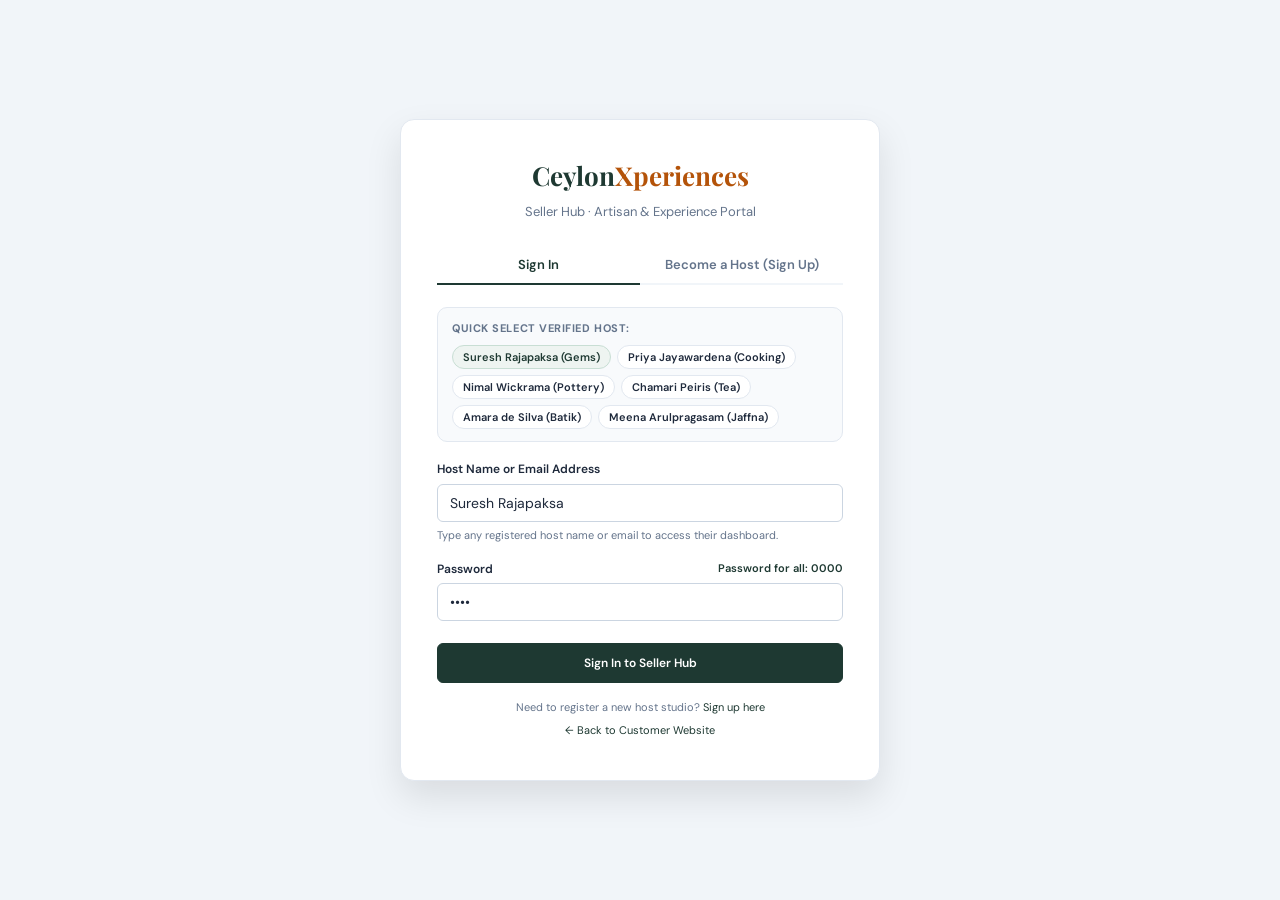
<file: business.html>
<!DOCTYPE html>
<html lang="en">
<head>
<meta charset="utf-8">
<meta name="viewport" content="width=device-width, initial-scale=1">
<title>Seller Hub · CeylonXperiences</title>
<link rel="preconnect" href="https://fonts.googleapis.com">
<link rel="preconnect" href="https://fonts.gstatic.com" crossorigin>
<link href="https://fonts.googleapis.com/css2?family=DM+Sans:ital,opsz,wght@0,9..40,400;0,9..40,500;0,9..40,600;0,9..40,700;1,9..40,400&family=Playfair+Display:ital,wght@0,600;0,700;1,400&display=swap" rel="stylesheet">
<style>
:root {
  --ink: #1e293b;
  --ink-secondary: #475569;
  --muted: #64748b;
  --line: #e2e8f0;
  --line-light: #f1f5f9;
  --bg: #f8fafc;
  --card: #ffffff;
  --accent: #1e3932;
  --accent-hover: #142823;
  --accent-light: #eef4f1;
  --accent-border: #c8ded4;
  --fiverr-green: #1dbf73;
  --fiverr-green-light: #e8f9f1;
  --gold: #b45309;
  --gold-light: #fef3c7;
  --gold-border: #fde68a;
  --red: #b91c1c;
  --red-light: #fef2f2;
  --shadow-sm: 0 1px 2px rgba(0,0,0,0.05);
  --shadow: 0 4px 16px rgba(0,0,0,0.06), 0 1px 3px rgba(0,0,0,0.04);
  --shadow-lg: 0 16px 36px rgba(0,0,0,0.1);
  --radius-sm: 6px;
  --radius: 10px;
  --radius-lg: 14px;
}
* { box-sizing: border-box; }
body {
  margin: 0;
  font: 14px/1.55 'DM Sans', -apple-system, BlinkMacSystemFont, 'Segoe UI', sans-serif;
  color: var(--ink);
  background: var(--bg);
  -webkit-font-smoothing: antialiased;
}
button, input, select, textarea { font-family: inherit; font-size: inherit; }
button { cursor: pointer; }
a { color: var(--accent); text-decoration: none; }
a:hover { text-decoration: underline; }
.hidden { display: none !important; }

/* SHELL LAYOUT */
.shell {
  display: grid;
  grid-template-columns: 260px 1fr;
  min-height: 100vh;
}
.sidebar {
  background: #ffffff;
  border-right: 1px solid var(--line);
  padding: 24px 16px;
  position: sticky;
  top: 0;
  height: 100vh;
  display: flex;
  flex-direction: column;
  z-index: 50;
  overflow-y: auto;
}
.brand-box {
  display: flex;
  align-items: center;
  justify-content: space-between;
  padding-bottom: 20px;
  border-bottom: 1px solid var(--line-light);
  margin-bottom: 18px;
}
.brand-box .brand {
  font-family: 'Playfair Display', Georgia, serif;
  font-size: 20px;
  font-weight: 700;
  color: var(--accent);
  letter-spacing: -0.4px;
}
.brand-box .brand span { color: var(--gold); }
.brand-box .badge {
  font-size: 10px;
  text-transform: uppercase;
  letter-spacing: 0.08em;
  background: var(--accent-light);
  color: var(--accent);
  padding: 3px 7px;
  border-radius: 4px;
  font-weight: 700;
}

/* HOST PROFILE CARD IN SIDEBAR */
.sidebar-host-card {
  background: #ffffff;
  border: 1px solid var(--line);
  border-radius: var(--radius);
  padding: 12px 14px;
  margin-bottom: 20px;
  display: flex;
  align-items: center;
  gap: 12px;
  box-shadow: var(--shadow-sm);
}
.host-avatar {
  width: 40px;
  height: 40px;
  border-radius: 50%;
  background: var(--accent);
  color: #fff;
  display: flex;
  align-items: center;
  justify-content: center;
  font-weight: 700;
  font-size: 14px;
  flex-shrink: 0;
  letter-spacing: 0.5px;
}
.host-info { min-width: 0; flex: 1; }
.host-info strong {
  display: block;
  font-size: 13px;
  font-weight: 700;
  white-space: nowrap;
  overflow: hidden;
  text-overflow: ellipsis;
  color: var(--ink);
}
.host-info small {
  display: block;
  font-size: 11px;
  color: var(--muted);
  white-space: nowrap;
  overflow: hidden;
  text-overflow: ellipsis;
}
.host-status-tag {
  display: inline-flex;
  align-items: center;
  gap: 5px;
  font-size: 10px;
  color: #15803d;
  font-weight: 600;
  margin-top: 3px;
}
.host-status-tag::before {
  content: '';
  width: 6px;
  height: 6px;
  border-radius: 50%;
  background: #16a34a;
}

/* SIDEBAR NAVIGATION (NO EMOJIS - PURE SVG ICONS) */
.nav-menu { display: flex; flex-direction: column; gap: 3px; }
.nav-menu button {
  text-align: left;
  background: none;
  border: 0;
  padding: 10px 12px;
  border-radius: var(--radius-sm);
  color: var(--ink-secondary);
  display: flex;
  align-items: center;
  justify-content: space-between;
  gap: 12px;
  font-size: 13px;
  font-weight: 500;
  transition: all 0.15s ease;
}
.nav-menu button .nav-left {
  display: flex;
  align-items: center;
  gap: 10px;
}
.nav-menu button svg {
  color: var(--muted);
  flex-shrink: 0;
  transition: color 0.15s ease;
}
.nav-menu button:hover {
  background: var(--line-light);
  color: var(--ink);
}
.nav-menu button:hover svg { color: var(--ink); }
.nav-menu button.active {
  background: var(--accent-light);
  color: var(--accent);
  font-weight: 600;
}
.nav-menu button.active svg { color: var(--accent); }
.nav-counter {
  font-size: 11px;
  background: #ffffff;
  color: var(--accent);
  border: 1px solid var(--accent-border);
  padding: 1px 7px;
  border-radius: 10px;
  font-weight: 600;
}
.sidebar-footer {
  margin-top: auto;
  padding-top: 18px;
  border-top: 1px solid var(--line-light);
  display: flex;
  flex-direction: column;
  gap: 8px;
}
.sidebar-footer a {
  font-size: 12px;
  color: var(--muted);
  display: flex;
  align-items: center;
  gap: 8px;
  padding: 6px 0;
}
.sidebar-footer a:hover { color: var(--accent); text-decoration: none; }

/* TOPBAR */
.workspace { min-width: 0; }
.topbar {
  height: 68px;
  background: #ffffff;
  border-bottom: 1px solid var(--line);
  padding: 0 32px;
  display: flex;
  align-items: center;
  justify-content: space-between;
  gap: 16px;
  position: sticky;
  top: 0;
  z-index: 40;
}
.topbar-left {
  display: flex;
  align-items: center;
  gap: 12px;
}
.mobile-toggle {
  display: none;
  background: none;
  border: 1px solid var(--line);
  padding: 6px 10px;
  border-radius: var(--radius-sm);
  font-size: 16px;
}
.breadcrumb { font-size: 12px; color: var(--muted); }
.breadcrumb strong { color: var(--ink); font-weight: 600; }
.topbar-right {
  display: flex;
  align-items: center;
  gap: 12px;
}
.fee-pill {
  display: inline-flex;
  align-items: center;
  gap: 6px;
  background: #f8fafc;
  color: var(--ink-secondary);
  border: 1px solid var(--line);
  padding: 4px 10px;
  border-radius: 20px;
  font-size: 11px;
  font-weight: 600;
}
.fee-pill strong { color: var(--accent); }

/* CONTENT CONTAINER */
.content {
  max-width: 1400px;
  margin: 0 auto;
  padding: 28px 32px 60px;
}
.header-row {
  display: flex;
  align-items: flex-start;
  justify-content: space-between;
  gap: 20px;
  margin-bottom: 22px;
}
.header-titles h1 {
  font-size: 24px;
  font-weight: 700;
  letter-spacing: -0.5px;
  margin: 0 0 4px;
  color: var(--ink);
}
.header-titles p {
  margin: 0;
  font-size: 13px;
  color: var(--muted);
}
.header-actions { display: flex; gap: 8px; flex-wrap: wrap; }

/* BUTTONS */
.btn {
  display: inline-flex;
  align-items: center;
  justify-content: center;
  gap: 6px;
  padding: 8px 14px;
  border: 1px solid var(--line);
  background: #ffffff;
  color: var(--ink);
  border-radius: var(--radius-sm);
  font-size: 12px;
  font-weight: 600;
  transition: all 0.15s ease;
  cursor: pointer;
}
.btn:hover { background: #f8fafc; border-color: #cbd5e1; }
.btn svg { flex-shrink: 0; }
.btn.primary {
  background: var(--accent);
  border-color: var(--accent);
  color: #ffffff;
}
.btn.primary:hover {
  background: var(--accent-hover);
  border-color: var(--accent-hover);
}
.btn.danger { color: var(--red); }
.btn.danger:hover { background: var(--red-light); border-color: #fecaca; }
.btn.small { padding: 5px 10px; font-size: 11px; }
.btn:disabled { opacity: 0.5; cursor: not-allowed; }

/* STATS KPI METRICS */
.stats-grid {
  display: grid;
  grid-template-columns: repeat(4, 1fr);
  gap: 16px;
  margin-bottom: 24px;
}
.stat-card {
  background: #ffffff;
  border: 1px solid var(--line);
  border-radius: var(--radius);
  padding: 18px 20px;
  box-shadow: var(--shadow-sm);
  display: flex;
  flex-direction: column;
  justify-content: space-between;
}
.stat-card .stat-label {
  font-size: 12px;
  font-weight: 500;
  color: var(--muted);
  margin-bottom: 8px;
}
.stat-card .stat-value {
  font-size: 26px;
  font-weight: 700;
  color: var(--ink);
  letter-spacing: -0.6px;
  line-height: 1.1;
}
.stat-card .stat-sub {
  font-size: 11px;
  color: var(--muted);
  margin-top: 8px;
  display: flex;
  align-items: center;
  gap: 4px;
}

/* PANELS */
.panel {
  background: #ffffff;
  border: 1px solid var(--line);
  border-radius: var(--radius);
  box-shadow: var(--shadow-sm);
  margin-bottom: 24px;
  overflow: hidden;
}
.panel-head {
  padding: 18px 22px;
  border-bottom: 1px solid var(--line);
  display: flex;
  align-items: center;
  justify-content: space-between;
  gap: 14px;
}
.panel-head h2 {
  font-size: 15px;
  font-weight: 700;
  margin: 0;
  color: var(--ink);
}
.panel-head p {
  font-size: 12px;
  color: var(--muted);
  margin: 3px 0 0;
}
.panel-body { padding: 22px; }

/* FIVERR-STYLE GIGS HERO BANNER */
.gigs-hero-banner {
  background: linear-gradient(135deg, #1e3932 0%, #152924 100%);
  color: #ffffff;
  border-radius: var(--radius);
  padding: 24px 28px;
  margin-bottom: 24px;
  display: flex;
  align-items: center;
  justify-content: space-between;
  gap: 20px;
  box-shadow: var(--shadow);
}
.gigs-hero-text h2 {
  font-family: 'Playfair Display', Georgia, serif;
  font-size: 22px;
  margin: 0 0 6px;
}
.gigs-hero-text p {
  font-size: 13px;
  opacity: 0.9;
  margin: 0;
  max-width: 620px;
}
.gig-meter-box {
  background: rgba(255,255,255,0.1);
  border: 1px solid rgba(255,255,255,0.18);
  border-radius: var(--radius);
  padding: 14px 18px;
  min-width: 240px;
  text-align: right;
}
.gig-meter-title {
  font-size: 11px;
  text-transform: uppercase;
  letter-spacing: 0.08em;
  opacity: 0.8;
  margin-bottom: 4px;
}
.gig-meter-count {
  font-size: 20px;
  font-weight: 700;
  margin-bottom: 8px;
}
.gig-progress-bar {
  height: 6px;
  background: rgba(255,255,255,0.25);
  border-radius: 4px;
  overflow: hidden;
}
.gig-progress-fill {
  height: 100%;
  background: var(--fiverr-green);
  border-radius: 4px;
  transition: width 0.3s ease;
}

/* GIG CARDS GRID */
.gigs-grid {
  display: grid;
  grid-template-columns: repeat(3, 1fr);
  gap: 20px;
  margin-bottom: 24px;
}
.gig-card {
  background: #ffffff;
  border: 1px solid var(--line);
  border-radius: var(--radius);
  box-shadow: var(--shadow-sm);
  overflow: hidden;
  display: flex;
  flex-direction: column;
  transition: transform 0.2s ease, box-shadow 0.2s ease;
}
.gig-card:hover {
  transform: translateY(-2px);
  box-shadow: var(--shadow);
  border-color: #cbd5e1;
}
.gig-card-media {
  position: relative;
  height: 180px;
  background: #e2e8f0;
  overflow: hidden;
}
.gig-card-media img {
  width: 100%;
  height: 100%;
  object-fit: cover;
  transition: transform 0.3s ease;
}
.gig-card:hover .gig-card-media img {
  transform: scale(1.03);
}
.gig-cat-badge {
  position: absolute;
  top: 10px;
  left: 10px;
  background: rgba(15,23,42,0.85);
  backdrop-filter: blur(4px);
  color: #ffffff;
  font-size: 10px;
  font-weight: 700;
  text-transform: uppercase;
  letter-spacing: 0.05em;
  padding: 4px 8px;
  border-radius: 4px;
}
.gig-status-badge {
  position: absolute;
  top: 10px;
  right: 10px;
  font-size: 11px;
  font-weight: 600;
  padding: 4px 9px;
  border-radius: 20px;
}
.gig-status-badge.live { background: #dcfce7; color: #166534; border: 1px solid #bbf7d0; }
.gig-status-badge.paused { background: #fef3c7; color: #92400e; border: 1px solid #fde68a; }

.gig-card-body {
  padding: 16px 18px 12px;
  display: flex;
  flex-direction: column;
  flex: 1;
}
.gig-card-title {
  font-size: 15px;
  font-weight: 700;
  color: var(--ink);
  line-height: 1.35;
  margin: 0 0 8px;
  display: -webkit-box;
  -webkit-line-clamp: 2;
  -webkit-box-orient: vertical;
  overflow: hidden;
  height: 40px;
}
.gig-meta-row {
  display: flex;
  align-items: center;
  gap: 12px;
  font-size: 12px;
  color: var(--muted);
  margin-bottom: 12px;
}
.gig-meta-item { display: inline-flex; align-items: center; gap: 4px; }
.gig-inclusions {
  display: flex;
  flex-wrap: wrap;
  gap: 4px;
  margin-bottom: 14px;
  min-height: 24px;
}
.inclusion-pill {
  font-size: 10px;
  background: var(--line-light);
  color: var(--ink-secondary);
  padding: 2px 7px;
  border-radius: 4px;
  font-weight: 500;
}
.gig-card-footer {
  margin-top: auto;
  padding-top: 12px;
  border-top: 1px solid var(--line-light);
  display: flex;
  align-items: center;
  justify-content: space-between;
}
.gig-price-box {
  display: flex;
  flex-direction: column;
}
.gig-price-box small { font-size: 10px; text-transform: uppercase; color: var(--muted); font-weight: 600; }
.gig-price-box strong { font-size: 16px; font-weight: 700; color: var(--accent); }
.gig-actions-row { display: flex; gap: 6px; }

/* ADD GIG EMPTY CARD */
.gig-add-card {
  border: 2px dashed #cbd5e1;
  border-radius: var(--radius);
  background: #ffffff;
  display: flex;
  flex-direction: column;
  align-items: center;
  justify-content: center;
  padding: 40px 20px;
  text-align: center;
  cursor: pointer;
  transition: all 0.2s ease;
  min-height: 340px;
}
.gig-add-card:hover {
  border-color: var(--accent);
  background: var(--accent-light);
}
.gig-add-icon {
  width: 44px;
  height: 44px;
  border-radius: 50%;
  background: #ffffff;
  border: 1px solid var(--line);
  display: flex;
  align-items: center;
  justify-content: center;
  font-size: 20px;
  color: var(--accent);
  margin-bottom: 12px;
  box-shadow: var(--shadow-sm);
}
.gig-add-card strong {
  font-size: 14px;
  color: var(--ink);
  margin-bottom: 4px;
}
.gig-add-card p {
  font-size: 12px;
  color: var(--muted);
  margin: 0;
  max-width: 220px;
}

/* TABLES & FILTERS */
.filters-bar {
  display: flex;
  gap: 10px;
  padding: 14px 20px;
  border-bottom: 1px solid var(--line);
  align-items: center;
  flex-wrap: wrap;
  background: #f8fafc;
}
.filters-bar input, .filters-bar select {
  border: 1px solid #cbd5e1;
  border-radius: var(--radius-sm);
  padding: 7px 11px;
  background: #ffffff;
  font-size: 12px;
}
.table-wrap { overflow-x: auto; }
table {
  width: 100%;
  border-collapse: collapse;
  text-align: left;
  font-size: 13px;
  white-space: nowrap;
}
th {
  background: #f8fafc;
  color: var(--muted);
  font-weight: 600;
  font-size: 11px;
  text-transform: uppercase;
  letter-spacing: 0.05em;
  padding: 12px 20px;
  border-bottom: 1px solid var(--line);
}
td {
  padding: 14px 20px;
  border-bottom: 1px solid var(--line-light);
  color: var(--ink);
  max-width: 320px;
  overflow: hidden;
  text-overflow: ellipsis;
}
td strong { font-weight: 600; }
td small { display: block; font-size: 11px; color: var(--muted); margin-top: 2px; }

/* STATUS TAGS */
.tag {
  display: inline-block;
  font-size: 10px;
  font-weight: 600;
  text-transform: uppercase;
  letter-spacing: 0.04em;
  padding: 3px 8px;
  border-radius: 4px;
}
.tag.confirmed, .tag.live, .tag.active, .tag.completed, .tag.paid, .tag.resolved {
  background: #dcfce7; color: #166534;
}
.tag.requested, .tag.pending, .tag.open, .tag.unpaid, .tag.paused {
  background: #fef3c7; color: #92400e;
}
.tag.cancelled, .tag.declined, .tag.suspended, .tag.rejected {
  background: #fee2e2; color: #991b1b;
}

/* AUTHENTICATION VIEW */
.auth-wrapper {
  min-height: 100vh;
  display: flex;
  align-items: center;
  justify-content: center;
  padding: 30px 20px;
  background: #f1f5f9;
}
.auth-card {
  width: 100%;
  max-width: 480px;
  background: #ffffff;
  border: 1px solid var(--line);
  border-radius: var(--radius-lg);
  box-shadow: var(--shadow-lg);
  padding: 36px 36px 30px;
}
.auth-brand {
  text-align: center;
  margin-bottom: 24px;
}
.auth-brand .brand {
  font-family: 'Playfair Display', Georgia, serif;
  font-size: 26px;
  font-weight: 700;
  color: var(--accent);
}
.auth-brand .brand span { color: var(--gold); }
.auth-brand p {
  font-size: 13px;
  color: var(--muted);
  margin: 6px 0 0;
}
.auth-tabs {
  display: flex;
  border-bottom: 2px solid var(--line-light);
  margin-bottom: 22px;
}
.auth-tab {
  flex: 1;
  text-align: center;
  padding: 10px;
  background: none;
  border: 0;
  border-bottom: 2px solid transparent;
  margin-bottom: -2px;
  font-size: 13px;
  font-weight: 600;
  color: var(--muted);
}
.auth-tab.active {
  color: var(--accent);
  border-color: var(--accent);
}

/* QUICK HOST SELECTION CHIPS ON LOGIN */
.quick-host-select {
  margin-bottom: 18px;
  background: #f8fafc;
  border: 1px solid var(--line);
  border-radius: var(--radius);
  padding: 12px 14px;
}
.quick-host-select label {
  font-size: 11px;
  font-weight: 700;
  text-transform: uppercase;
  letter-spacing: 0.05em;
  color: var(--muted);
  display: block;
  margin-bottom: 8px;
}
.quick-host-pills {
  display: flex;
  flex-wrap: wrap;
  gap: 6px;
}
.quick-host-pill {
  background: #ffffff;
  border: 1px solid var(--line);
  border-radius: 20px;
  padding: 4px 10px;
  font-size: 11px;
  font-weight: 600;
  color: var(--ink);
  cursor: pointer;
  transition: all 0.15s ease;
}
.quick-host-pill:hover, .quick-host-pill.active {
  background: var(--accent-light);
  border-color: var(--accent-border);
  color: var(--accent);
}

.form-field {
  display: flex;
  flex-direction: column;
  gap: 5px;
  margin-bottom: 16px;
}
.form-field label {
  font-size: 12px;
  font-weight: 600;
  color: var(--ink);
}
.form-field input, .form-field select, .form-field textarea {
  border: 1px solid #cbd5e1;
  border-radius: var(--radius-sm);
  padding: 9px 12px;
  color: var(--ink);
  transition: border-color 0.15s ease;
}
.form-field input:focus, .form-field select:focus, .form-field textarea:focus {
  outline: none;
  border-color: var(--accent);
  box-shadow: 0 0 0 3px rgba(30,57,50,0.1);
}
.form-hint {
  font-size: 11px;
  color: var(--muted);
}
.error-banner {
  background: var(--red-light);
  color: var(--red);
  border: 1px solid #fecaca;
  padding: 10px 14px;
  border-radius: var(--radius-sm);
  font-size: 12px;
  margin-bottom: 16px;
}

/* ACTIVE SESSION BOX */
.active-session-card {
  background: var(--accent-light);
  border: 1px solid var(--accent-border);
  border-radius: var(--radius);
  padding: 16px 18px;
  margin-bottom: 20px;
}
.active-session-header {
  display: flex;
  align-items: center;
  justify-content: space-between;
  margin-bottom: 6px;
}
.active-session-btns {
  display: flex;
  gap: 8px;
  margin-top: 14px;
}

/* MODAL */
dialog {
  border: 1px solid var(--line);
  border-radius: var(--radius-lg);
  padding: 0;
  width: min(720px, calc(100% - 32px));
  max-height: 90vh;
  box-shadow: var(--shadow-lg);
  background: #ffffff;
}
dialog::backdrop {
  background: rgba(15,23,42,0.6);
  backdrop-filter: blur(2px);
}
.dialog-head {
  padding: 18px 24px;
  border-bottom: 1px solid var(--line);
  display: flex;
  align-items: center;
  justify-content: space-between;
}
.dialog-head h2 {
  font-size: 17px;
  font-weight: 700;
  margin: 0;
  color: var(--ink);
}
.dialog-body {
  padding: 22px 24px;
  max-height: calc(90vh - 130px);
  overflow-y: auto;
}
.dialog-footer {
  padding: 16px 24px;
  border-top: 1px solid var(--line);
  display: flex;
  align-items: center;
  justify-content: flex-end;
  gap: 10px;
  background: #f8fafc;
}

/* FORM GRID */
.form-grid-2 {
  display: grid;
  grid-template-columns: 1fr 1fr;
  gap: 14px;
}

/* PHOTO PRESET PICKER IN GIG MODAL */
.photo-presets-row {
  display: grid;
  grid-template-columns: repeat(4, 1fr);
  gap: 8px;
  margin-top: 6px;
}
.preset-thumb {
  height: 60px;
  border-radius: 6px;
  overflow: hidden;
  border: 2px solid transparent;
  cursor: pointer;
  position: relative;
}
.preset-thumb img {
  width: 100%;
  height: 100%;
  object-fit: cover;
}
.preset-thumb.active { border-color: var(--accent); }
.preset-label {
  position: absolute;
  bottom: 0;
  left: 0;
  right: 0;
  background: rgba(0,0,0,0.7);
  color: #fff;
  font-size: 9px;
  text-align: center;
  padding: 2px;
  font-weight: 600;
}

/* CHIPS FOR INCLUSIONS */
.quick-chips {
  display: flex;
  flex-wrap: wrap;
  gap: 6px;
  margin-top: 6px;
}
.quick-chip {
  background: var(--line-light);
  border: 1px solid #cbd5e1;
  padding: 4px 8px;
  border-radius: 14px;
  font-size: 11px;
  cursor: pointer;
  transition: all 0.15s ease;
}
.quick-chip:hover {
  background: var(--accent-light);
  border-color: var(--accent-border);
  color: var(--accent);
}

/* TOAST */
.toast {
  position: fixed;
  bottom: 24px;
  right: 24px;
  background: var(--ink);
  color: #ffffff;
  padding: 12px 20px;
  border-radius: var(--radius-sm);
  font-size: 13px;
  font-weight: 500;
  z-index: 100;
  box-shadow: var(--shadow);
  display: flex;
  align-items: center;
  gap: 8px;
}

/* RESPONSIVE */
@media (max-width: 1080px) {
  .stats-grid { grid-template-columns: repeat(2, 1fr); }
  .gigs-grid { grid-template-columns: repeat(2, 1fr); }
  .photo-presets-row { grid-template-columns: repeat(3, 1fr); }
}
@media (max-width: 768px) {
  .shell { grid-template-columns: 1fr; }
  .sidebar {
    position: fixed;
    left: -280px;
    top: 0;
    width: 270px;
    box-shadow: var(--shadow-lg);
    transition: left 0.25s ease;
  }
  .sidebar.open { left: 0; }
  .mobile-toggle { display: block; }
  .stats-grid { grid-template-columns: 1fr; }
  .gigs-grid { grid-template-columns: 1fr; }
  .gigs-hero-banner { flex-direction: column; align-items: stretch; }
  .gig-meter-box { text-align: left; }
  .form-grid-2 { grid-template-columns: 1fr; }
  .content { padding: 20px 16px; }
  .topbar { padding: 0 16px; }
}

/* ==========================================================================
   BOOKING CALENDAR STYLES (OVERVIEW & AVAILABILITY)
   ========================================================================== */
.calendar-card {
  background: #ffffff;
  border: 1px solid var(--line);
  border-radius: var(--radius-lg);
  box-shadow: var(--shadow-sm);
  margin-bottom: 24px;
  overflow: hidden;
}
.calendar-topbar {
  display: flex;
  justify-content: space-between;
  align-items: center;
  flex-wrap: wrap;
  gap: 14px;
  padding: 18px 24px;
  border-bottom: 1px solid var(--line);
  background: #ffffff;
}
.calendar-title-badge {
  display: flex;
  align-items: center;
  gap: 12px;
}
.calendar-title-badge .cal-icon-wrap {
  width: 38px;
  height: 38px;
  border-radius: 8px;
  background: var(--accent-light);
  color: var(--accent);
  display: flex;
  align-items: center;
  justify-content: center;
  flex-shrink: 0;
}
.calendar-title-badge h2 {
  font-size: 17px;
  font-weight: 700;
  margin: 0;
  color: var(--ink);
}
.calendar-subtitle {
  font-size: 12px;
  color: var(--muted);
  margin: 2px 0 0;
}
.calendar-header-controls {
  display: flex;
  align-items: center;
  gap: 10px;
  flex-wrap: wrap;
}
.calendar-gig-filter {
  font-size: 12px;
  padding: 6px 12px;
  border: 1px solid var(--line);
  border-radius: var(--radius-sm);
  background: #ffffff;
  color: var(--ink);
  max-width: 240px;
  font-weight: 500;
  outline: none;
  cursor: pointer;
}
.calendar-gig-filter:focus {
  border-color: var(--accent);
}
.calendar-nav-wrap {
  display: inline-flex;
  align-items: center;
  background: var(--line-light);
  border: 1px solid var(--line);
  border-radius: var(--radius-sm);
  padding: 2px;
  gap: 2px;
}
.cal-nav-btn {
  width: 28px;
  height: 28px;
  border: none;
  background: transparent;
  color: var(--ink);
  border-radius: 4px;
  display: inline-flex;
  align-items: center;
  justify-content: center;
  transition: all 0.15s ease;
  cursor: pointer;
}
.cal-nav-btn:hover {
  background: #ffffff;
  box-shadow: var(--shadow-sm);
  color: var(--accent);
}
.calendar-month-label {
  font-size: 13px;
  font-weight: 700;
  color: var(--ink);
  padding: 0 10px;
  min-width: 130px;
  text-align: center;
  user-select: none;
}
.cal-today-btn {
  font-size: 11px;
  font-weight: 700;
  padding: 4px 10px;
  border-radius: 4px;
  border: 1px solid var(--accent-border);
  background: var(--accent-light);
  color: var(--accent);
  cursor: pointer;
  transition: all 0.15s ease;
  text-transform: uppercase;
  letter-spacing: 0.04em;
}
.cal-today-btn:hover {
  background: var(--accent);
  color: #ffffff;
}

.calendar-legend-bar {
  display: flex;
  align-items: center;
  gap: 18px;
  padding: 10px 24px;
  background: #fbfcfd;
  border-bottom: 1px solid var(--line-light);
  font-size: 11.5px;
  color: var(--muted);
  flex-wrap: wrap;
}
.cal-legend-item {
  display: inline-flex;
  align-items: center;
  gap: 6px;
  font-weight: 500;
}
.cal-legend-dot {
  width: 8px;
  height: 8px;
  border-radius: 50%;
  display: inline-block;
}
.cal-legend-dot.confirmed { background: #10b981; }
.cal-legend-dot.requested { background: #f59e0b; }
.cal-legend-dot.completed { background: #6366f1; }
.cal-legend-dot.blocked { background: #94a3b8; }

.calendar-main-grid {
  display: grid;
  grid-template-columns: minmax(0, 1.8fr) minmax(320px, 1fr);
  min-height: 480px;
}
@media (max-width: 980px) {
  .calendar-main-grid {
    grid-template-columns: 1fr;
  }
}

.calendar-view-pane {
  padding: 16px 20px;
  border-right: 1px solid var(--line);
  display: flex;
  flex-direction: column;
}
@media (max-width: 980px) {
  .calendar-view-pane {
    border-right: none;
    border-bottom: 1px solid var(--line);
  }
}

.cal-weekdays {
  display: grid;
  grid-template-columns: repeat(7, 1fr);
  gap: 6px;
  margin-bottom: 8px;
  text-align: center;
  font-size: 11px;
  font-weight: 700;
  color: var(--muted);
  text-transform: uppercase;
  letter-spacing: 0.05em;
}
.cal-days-grid {
  display: grid;
  grid-template-columns: repeat(7, 1fr);
  gap: 6px;
  flex: 1;
}

.cal-day-cell {
  min-height: 90px;
  border: 1px solid var(--line);
  border-radius: 8px;
  padding: 6px 7px;
  background: #ffffff;
  display: flex;
  flex-direction: column;
  cursor: pointer;
  transition: all 0.15s ease;
  position: relative;
  text-align: left;
}
.cal-day-cell:hover {
  border-color: var(--accent);
  background: #fbfdfc;
  box-shadow: 0 2px 8px rgba(0,0,0,0.04);
}
.cal-day-cell.other-month {
  background: #fafbfc;
  opacity: 0.45;
  border-color: #f1f5f9;
}
.cal-day-cell.is-today {
  border-color: var(--accent);
  background: #f4faf6;
}
.cal-day-cell.is-selected {
  border-color: var(--accent);
  box-shadow: 0 0 0 2px var(--accent);
  background: #ffffff;
}

.cal-cell-header {
  display: flex;
  align-items: center;
  justify-content: space-between;
  margin-bottom: 4px;
}
.cal-day-num {
  font-size: 12px;
  font-weight: 700;
  color: var(--ink);
}
.cal-today-pill {
  font-size: 8.5px;
  font-weight: 700;
  background: var(--accent);
  color: #ffffff;
  padding: 1px 4px;
  border-radius: 3px;
  text-transform: uppercase;
  letter-spacing: 0.04em;
}

.cal-events-wrap {
  display: flex;
  flex-direction: column;
  gap: 3px;
  overflow: hidden;
  flex: 1;
}

.cal-pill {
  font-size: 10px;
  line-height: 1.25;
  padding: 2px 5px;
  border-radius: 4px;
  white-space: nowrap;
  overflow: hidden;
  text-overflow: ellipsis;
  font-weight: 600;
  display: flex;
  align-items: center;
  gap: 4px;
}
.cal-pill-dot {
  width: 5px;
  height: 5px;
  border-radius: 50%;
  flex-shrink: 0;
}
.cal-pill.confirmed {
  background: #ecfdf5;
  color: #065f46;
  border: 1px solid #a7f3d0;
}
.cal-pill.confirmed .cal-pill-dot { background: #10b981; }

.cal-pill.requested {
  background: #fffbeb;
  color: #92400e;
  border: 1px solid #fde68a;
}
.cal-pill.requested .cal-pill-dot { background: #f59e0b; }

.cal-pill.completed {
  background: #eef2ff;
  color: #3730a3;
  border: 1px solid #c7d2fe;
}
.cal-pill.completed .cal-pill-dot { background: #6366f1; }

.cal-pill.blocked {
  background: #f1f5f9;
  color: #475569;
  border: 1px solid #cbd5e1;
}
.cal-pill.blocked .cal-pill-dot { background: #94a3b8; }

.cal-more-pill {
  font-size: 9.5px;
  color: var(--muted);
  font-weight: 600;
  padding: 1px 4px;
}

/* INSPECTOR PANE */
.cal-inspector-pane {
  padding: 22px;
  background: #ffffff;
  display: flex;
  flex-direction: column;
  overflow-y: auto;
  max-height: 560px;
}
.cal-inspector-header {
  margin-bottom: 16px;
  padding-bottom: 14px;
  border-bottom: 1px solid var(--line-light);
}
.cal-inspector-date {
  font-size: 15px;
  font-weight: 700;
  color: var(--ink);
  display: flex;
  align-items: center;
  gap: 8px;
}
.cal-inspector-count {
  font-size: 11px;
  color: var(--muted);
  font-weight: 500;
  margin-top: 3px;
}
.cal-sessions-list {
  display: flex;
  flex-direction: column;
  gap: 12px;
}
.cal-session-card {
  border: 1px solid var(--line);
  border-radius: var(--radius);
  padding: 14px;
  background: #ffffff;
  box-shadow: var(--shadow-sm);
  transition: all 0.15s ease;
}
.cal-session-card:hover {
  border-color: var(--accent-border);
  box-shadow: 0 4px 12px rgba(0,0,0,0.05);
}
.cal-session-top {
  display: flex;
  justify-content: space-between;
  align-items: center;
  margin-bottom: 8px;
}
.cal-session-time {
  font-size: 11.5px;
  font-weight: 700;
  color: var(--accent);
  background: var(--accent-light);
  padding: 2px 7px;
  border-radius: 4px;
  display: inline-flex;
  align-items: center;
  gap: 4px;
}
.cal-session-title {
  font-size: 13px;
  font-weight: 700;
  color: var(--ink);
  line-height: 1.35;
  margin-bottom: 8px;
}
.cal-session-guest {
  font-size: 12px;
  color: var(--ink-secondary);
  margin-bottom: 6px;
  display: flex;
  align-items: center;
  gap: 6px;
}
.cal-session-fin {
  display: flex;
  justify-content: space-between;
  align-items: center;
  padding-top: 8px;
  margin-top: 8px;
  border-top: 1px dashed var(--line);
  font-size: 12px;
}
.cal-session-fin strong {
  color: var(--fiverr-green);
  font-weight: 700;
}
.cal-session-btn {
  margin-top: 10px;
  width: 100%;
}

.cal-empty-day {
  text-align: center;
  padding: 36px 16px;
  color: var(--muted);
}
.cal-empty-icon {
  width: 44px;
  height: 44px;
  border-radius: 50%;
  background: var(--line-light);
  color: var(--muted);
  display: inline-flex;
  align-items: center;
  justify-content: center;
  margin-bottom: 10px;
}
.cal-empty-title {
  font-size: 13.5px;
  font-weight: 700;
  color: var(--ink);
  margin-bottom: 4px;
}
.cal-empty-sub {
  font-size: 11.5px;
  line-height: 1.5;
  margin-bottom: 16px;
}

/* ==========================================================================
   GIG PERFORMANCE & ANALYTICS STYLES
   ========================================================================== */
.gig-performance-panel {
  margin-bottom: 24px;
}
.perf-stats-strip {
  display: grid;
  grid-template-columns: repeat(auto-fit, minmax(160px, 1fr));
  gap: 12px;
  padding: 16px 22px;
  background: #fbfcfd;
  border-bottom: 1px solid var(--line);
}
.perf-stat-pill {
  background: #ffffff;
  border: 1px solid var(--line);
  border-radius: 8px;
  padding: 12px 14px;
  text-align: left;
  box-shadow: var(--shadow-sm);
}
.perf-stat-pill.highlight {
  border-color: #a7f3d0;
  background: #f0fdf4;
}
.perf-stat-num {
  font-size: 20px;
  font-weight: 700;
  color: var(--ink);
  line-height: 1.2;
}
.perf-stat-lbl {
  font-size: 11px;
  font-weight: 600;
  color: var(--muted);
  margin-top: 4px;
  text-transform: uppercase;
  letter-spacing: 0.04em;
}

.gig-perf-row {
  transition: background 0.15s ease;
}
.gig-perf-row:hover {
  background: #fafcfb;
}
.perf-gig-cell {
  display: flex;
  gap: 12px;
  align-items: center;
  max-width: 320px;
}
.perf-gig-thumb {
  width: 56px;
  height: 56px;
  border-radius: 6px;
  object-fit: cover;
  flex-shrink: 0;
  border: 1px solid var(--line);
}
.perf-gig-meta strong {
  display: block;
  font-size: 13px;
  font-weight: 600;
  line-height: 1.35;
  color: var(--ink);
  display: -webkit-box;
  -webkit-line-clamp: 2;
  -webkit-box-orient: vertical;
  overflow: hidden;
}
.perf-gig-sub {
  font-size: 11px;
  color: var(--muted);
  margin-top: 3px;
}
.perf-bar-wrap {
  min-width: 90px;
}
.perf-bar-bg {
  width: 100%;
  height: 5px;
  background: #e2e8f0;
  border-radius: 3px;
  margin-top: 4px;
  overflow: hidden;
}
.perf-bar-fill {
  height: 100%;
  background: var(--fiverr-green);
  border-radius: 3px;
}
.perf-conv-pill {
  font-size: 10.5px;
  font-weight: 700;
  padding: 2px 7px;
  border-radius: 4px;
  display: inline-block;
  margin-top: 2px;
}
.perf-conv-pill.high {
  background: #ecfdf5;
  color: #065f46;
  border: 1px solid #a7f3d0;
}
.perf-conv-pill.normal {
  background: #f1f5f9;
  color: #475569;
}
.perf-rating-pill {
  display: inline-flex;
  align-items: center;
  gap: 4px;
  font-weight: 700;
  color: #b45309;
  background: #fffbeb;
  padding: 3px 8px;
  border-radius: 4px;
  font-size: 11.5px;
  border: 1px solid #fde68a;
}
.perf-actions-cell {
  display: flex;
  gap: 6px;
  align-items: center;
}
}
</style>
</head>
<body data-portal="business">

<!-- ========================================================
     AUTHENTICATION / LOGIN & SIGNUP SCREEN
     ======================================================== -->
<section class="auth-wrapper" id="login-section">
  <div class="auth-card">
    <div class="auth-brand">
      <div class="brand">Ceylon<span>Xperiences</span></div>
      <p>Seller Hub · Artisan & Experience Portal</p>
    </div>

    <!-- ACTIVE SESSION RECOGNITION (Shown if already signed in) -->
    <div id="already-signed-box" class="active-session-card hidden">
      <div class="active-session-header">
        <div>
          <span style="font-size:11px;color:var(--muted);text-transform:uppercase;letter-spacing:0.05em;font-weight:700;">Currently Signed In</span>
          <div style="font-size:16px;font-weight:700;color:var(--ink);margin-top:2px;" id="sess-name">Suresh Rajapaksa</div>
          <small style="color:var(--muted);" id="sess-email">suresh@ceylonxperiences.lk</small>
        </div>
        <span class="tag live">Active</span>
      </div>
      <p style="font-size:12px;color:var(--ink-secondary);margin:6px 0 0;">You have an active session for this provider profile.</p>
      <div class="active-session-btns">
        <button type="button" class="btn primary" id="btn-enter-dashboard" style="flex:1;">Open Dashboard →</button>
        <button type="button" class="btn" id="btn-switch-account">Switch / Sign Out</button>
      </div>
    </div>

    <!-- TABS: SIGN IN vs SIGN UP -->
    <div class="auth-tabs" id="auth-tabs">
      <button type="button" class="auth-tab active" id="tab-login" onclick="switchAuthTab('login')">Sign In</button>
      <button type="button" class="auth-tab" id="tab-signup" onclick="switchAuthTab('signup')">Become a Host (Sign Up)</button>
    </div>

    <div class="error-banner hidden" id="auth-error" role="alert"></div>

    <!-- TAB 1: SIGN IN FORM WITH QUICK HOST SELECTOR -->
    <form id="login-form">
      <div class="quick-host-select">
        <label>Quick Select Verified Host:</label>
        <div class="quick-host-pills">
          <button type="button" class="quick-host-pill active" onclick="pickHostLogin('Suresh Rajapaksa')">Suresh Rajapaksa (Gems)</button>
          <button type="button" class="quick-host-pill" onclick="pickHostLogin('Priya Jayawardena')">Priya Jayawardena (Cooking)</button>
          <button type="button" class="quick-host-pill" onclick="pickHostLogin('Nimal Wickrama')">Nimal Wickrama (Pottery)</button>
          <button type="button" class="quick-host-pill" onclick="pickHostLogin('Chamari Peiris')">Chamari Peiris (Tea)</button>
          <button type="button" class="quick-host-pill" onclick="pickHostLogin('Amara de Silva')">Amara de Silva (Batik)</button>
          <button type="button" class="quick-host-pill" onclick="pickHostLogin('Meena Arulpragasam')">Meena Arulpragasam (Jaffna)</button>
        </div>
      </div>

      <div class="form-field">
        <label for="login-name">Host Name or Email Address</label>
        <input id="login-name" name="identifier" type="text" required placeholder="e.g. Suresh Rajapaksa or email" value="Suresh Rajapaksa">
        <span class="form-hint">Type any registered host name or email to access their dashboard.</span>
      </div>

      <div class="form-field">
        <div style="display:flex;justify-content:space-between;align-items:center;">
          <label for="login-password">Password</label>
          <span class="form-hint" style="color:var(--accent);font-weight:600;">Password for all: 0000</span>
        </div>
        <input id="login-password" name="password" type="password" required autocomplete="current-password" value="0000" placeholder="••••••••">
      </div>
      <button type="submit" class="btn primary" id="login-btn" style="width:100%;padding:11px;margin-top:6px;">Sign In to Seller Hub</button>
      <p style="font-size:11px;text-align:center;color:var(--muted);margin-top:16px;">
        Need to register a new host studio? <a href="#" onclick="switchAuthTab('signup');return false;">Sign up here</a><br>
        <a href="index.html" style="display:inline-block;margin-top:6px;">← Back to Customer Website</a>
      </p>
    </form>

    <!-- TAB 2: SIGN UP / BECOME A HOST FORM -->
    <form id="signup-form" class="hidden">
      <div class="form-field">
        <label for="signup-name">Name of Host / Business Provider *</label>
        <input id="signup-name" name="name" type="text" required placeholder="e.g. Suresh Rajapaksa">
        <span class="form-hint">Your name or workshop name used to log in.</span>
      </div>
      <div class="form-field">
        <label for="signup-role">Specialization / Role</label>
        <input id="signup-role" name="role" type="text" placeholder="e.g. Master Gem Cutter">
      </div>
      <div class="form-field">
        <label for="signup-email">Account Email Address *</label>
        <input id="signup-email" name="email" type="email" required placeholder="suresh@ceylonxperiences.lk">
      </div>
      <div class="form-field">
        <div style="display:flex;justify-content:space-between;align-items:center;">
          <label for="signup-password">Account Password *</label>
          <span class="form-hint" style="color:var(--accent);font-weight:600;">Default: 0000</span>
        </div>
        <input id="signup-password" name="password" type="password" required minlength="4" value="0000" placeholder="0000">
        <span class="form-hint">Set your password (minimum 4 characters, e.g. 0000).</span>
      </div>
      <div class="form-field">
        <label for="signup-location">Studio Location / City *</label>
        <input id="signup-location" name="location" type="text" required placeholder="e.g. Ratnapura, Sabaragamuwa">
      </div>
      <button type="submit" class="btn primary" id="signup-btn" style="width:100%;padding:11px;margin-top:6px;">Create Host Account & Launch Portal →</button>
      <p style="font-size:11px;text-align:center;color:var(--muted);margin-top:16px;">
        Already registered? <a href="#" onclick="switchAuthTab('login');return false;">Sign in to existing account</a>
      </p>
    </form>
  </div>
</section>

<!-- ========================================================
     MAIN PROFESSIONAL BUSINESS OWNER DASHBOARD
     ======================================================== -->
<div class="shell hidden" id="app">
  <!-- SIDEBAR (CLEAN PROFESSIONAL SVG ICONS - NO EMOJIS) -->
  <aside class="sidebar" id="sidebar">
    <div class="brand-box">
      <div class="brand">Ceylon<span>Xperiences</span></div>
      <span class="badge">Seller Hub</span>
    </div>

    <!-- HOST BUSINESS IDENTITY -->
    <div class="sidebar-host-card">
      <div class="host-avatar" id="sidebar-avatar">SR</div>
      <div class="host-info">
        <strong id="sidebar-host-name">Suresh Rajapaksa</strong>
        <small id="sidebar-host-loc">Ratnapura</small>
        <span class="host-status-tag">Verified Partner</span>
      </div>
    </div>

    <!-- NAVIGATION MENU (CLEAN VECTOR ICONS) -->
    <nav class="nav-menu" id="nav-menu">
      <button type="button" class="active" data-section="overview">
        <span class="nav-left">
          <svg width="18" height="18" viewBox="0 0 24 24" fill="none" stroke="currentColor" stroke-width="2" stroke-linecap="round" stroke-linejoin="round"><rect x="3" y="3" width="7" height="7"/><rect x="14" y="3" width="7" height="7"/><rect x="14" y="14" width="7" height="7"/><rect x="3" y="14" width="7" height="7"/></svg>
          <span>Overview</span>
        </span>
      </button>
      <button type="button" data-section="gigs">
        <span class="nav-left">
          <svg width="18" height="18" viewBox="0 0 24 24" fill="none" stroke="currentColor" stroke-width="2" stroke-linecap="round" stroke-linejoin="round"><path d="m12 3-1.912 5.813a2 2 0 0 1-1.275 1.275L3 12l5.813 1.912a2 2 0 0 1 1.275 1.275L12 21l1.912-5.813a2 2 0 0 1 1.275-1.275L21 12l-5.813-1.912a2 2 0 0 1-1.275-1.275L12 3Z"/></svg>
          <span>My Gigs</span>
        </span>
        <span class="nav-counter" id="nav-gigs-count">0/6</span>
      </button>
      <button type="button" data-section="bookings">
        <span class="nav-left">
          <svg width="18" height="18" viewBox="0 0 24 24" fill="none" stroke="currentColor" stroke-width="2" stroke-linecap="round" stroke-linejoin="round"><rect x="3" y="4" width="18" height="18" rx="2" ry="2"/><line x1="16" y1="2" x2="16" y2="6"/><line x1="8" y1="2" x2="8" y2="6"/><line x1="3" y1="10" x2="21" y2="10"/></svg>
          <span>Bookings</span>
        </span>
        <span class="nav-counter" id="nav-bookings-count">0</span>
      </button>
      <button type="button" data-section="blocks">
        <span class="nav-left">
          <svg width="18" height="18" viewBox="0 0 24 24" fill="none" stroke="currentColor" stroke-width="2" stroke-linecap="round" stroke-linejoin="round"><circle cx="12" cy="12" r="10"/><polyline points="12 6 12 12 16 14"/></svg>
          <span>Availability</span>
        </span>
      </button>
      <button type="button" data-section="payouts">
        <span class="nav-left">
          <svg width="18" height="18" viewBox="0 0 24 24" fill="none" stroke="currentColor" stroke-width="2" stroke-linecap="round" stroke-linejoin="round"><line x1="12" y1="1" x2="12" y2="23"/><path d="M17 5H9.5a3.5 3.5 0 0 0 0 7h5a3.5 3.5 0 0 1 0 7H6"/></svg>
          <span>Earnings & Payouts</span>
        </span>
      </button>
      <button type="button" data-section="refunds">
        <span class="nav-left">
          <svg width="18" height="18" viewBox="0 0 24 24" fill="none" stroke="currentColor" stroke-width="2" stroke-linecap="round" stroke-linejoin="round"><polyline points="1 4 1 10 7 10"/><polyline points="23 20 23 14 17 14"/><path d="M20.49 9A9 9 0 0 0 5.64 5.64L1 10m22 4l-4.64 4.36A9 9 0 0 1 3.51 15"/></svg>
          <span>Refund Requests</span>
        </span>
      </button>
      <button type="button" data-section="tickets">
        <span class="nav-left">
          <svg width="18" height="18" viewBox="0 0 24 24" fill="none" stroke="currentColor" stroke-width="2" stroke-linecap="round" stroke-linejoin="round"><path d="M21 15a2 2 0 0 1-2 2H7l-4 4V5a2 2 0 0 1 2-2h14a2 2 0 0 1 2 2z"/></svg>
          <span>Support Desk</span>
        </span>
      </button>
      <button type="button" data-section="profile">
        <span class="nav-left">
          <svg width="18" height="18" viewBox="0 0 24 24" fill="none" stroke="currentColor" stroke-width="2" stroke-linecap="round" stroke-linejoin="round"><circle cx="12" cy="12" r="3"/><path d="M19.4 15a1.65 1.65 0 0 0 .33 1.82l.06.06a2 2 0 0 1 0 2.83 2 2 0 0 1-2.83 0l-.06-.06a1.65 1.65 0 0 0-1.82-.33 1.65 1.65 0 0 0-1 1.51V21a2 2 0 0 1-2 2 2 2 0 0 1-2-2v-.09A1.65 1.65 0 0 0 9 19.4a1.65 1.65 0 0 0-1.82.33l-.06.06a2 2 0 0 1-2.83 0 2 2 0 0 1 0-2.83l.06-.06a1.65 1.65 0 0 0 .33-1.82 1.65 1.65 0 0 0-1.51-1H3a2 2 0 0 1-2-2 2 2 0 0 1 2-2h.09A1.65 1.65 0 0 0 4.6 9a1.65 1.65 0 0 0-.33-1.82l-.06-.06a2 2 0 0 1 0-2.83 2 2 0 0 1 2.83 0l.06.06a1.65 1.65 0 0 0 1.82.33H9a1.65 1.65 0 0 0 1-1.51V3a2 2 0 0 1 2-2 2 2 0 0 1 2 2v.09a1.65 1.65 0 0 0 1 1.51 1.65 1.65 0 0 0 1.82-.33l.06-.06a2 2 0 0 1 2.83 0 2 2 0 0 1 0 2.83l-.06.06a1.65 1.65 0 0 0-.33 1.82V9a1.65 1.65 0 0 0 1.51 1H21a2 2 0 0 1 2 2 2 2 0 0 1-2 2h-.09a1.65 1.65 0 0 0-1.51 1z"/></svg>
          <span>Business Profile</span>
        </span>
      </button>
    </nav>

    <!-- FOOTER IN SIDEBAR -->
    <div class="sidebar-footer">
      <a href="index.html" target="_blank">
        <svg width="14" height="14" viewBox="0 0 24 24" fill="none" stroke="currentColor" stroke-width="2" stroke-linecap="round" stroke-linejoin="round"><path d="M18 13v6a2 2 0 0 1-2 2H5a2 2 0 0 1-2-2V8a2 2 0 0 1 2-2h6"/><polyline points="15 3 21 3 21 9"/><line x1="10" y1="14" x2="21" y2="3"/></svg>
        <span>View Customer Storefront</span>
      </a>
      <div style="font-size:11px;color:var(--muted);padding:4px 0;" id="user-email-label">suresh@ceylonxperiences.lk</div>
      <button type="button" class="btn small" id="btn-change-pw" onclick="openPasswordModal()">Change Password</button>
      <button type="button" class="btn small danger" id="btn-logout" onclick="signOutAccount()">Sign Out</button>
    </div>
  </aside>

  <!-- WORKSPACE -->
  <div class="workspace">
    <!-- TOPBAR -->
    <header class="topbar">
      <div class="topbar-left">
        <button type="button" class="mobile-toggle" id="btn-mobile-menu" aria-label="Toggle navigation">☰</button>
        <div class="breadcrumb">
          <span>Seller Hub</span> / <strong id="topbar-title">Overview</strong>
        </div>
      </div>
      <div class="topbar-right">
        <span class="fee-pill">Platform Fee: <strong>3%</strong></span>
        <button type="button" class="btn primary small" id="btn-quick-create-gig" onclick="openCreateGigModal()">+ Create Gig (<span id="top-gig-count">0</span>/6)</button>
        <button type="button" class="btn small" onclick="loadData();notify('Dashboard refreshed')">Refresh</button>
      </div>
    </header>

    <!-- MAIN CONTENT -->
    <main class="content">
      <div class="header-row">
        <div class="header-titles">
          <h1 id="page-title">Business Overview</h1>
          <p id="page-subtitle">Track your artisanal experience performance, bookings, and revenue.</p>
        </div>
        <div class="header-actions" id="page-actions"></div>
      </div>

      <!-- DYNAMIC SECTION CONTAINER -->
      <div id="view-container"></div>
    </main>
  </div>
</div>

<!-- ========================================================
     MODALS
     ======================================================== -->
<dialog id="modal">
  <div class="dialog-head">
    <h2 id="modal-title">Experience Gig</h2>
    <button type="button" class="btn small" onclick="closeModal()">✕</button>
  </div>
  <div class="dialog-body" id="modal-body"></div>
  <div class="dialog-footer" id="modal-footer"></div>
</dialog>

<!-- TOAST -->
<div class="toast hidden" id="toast"></div>

<!-- ========================================================
     CLIENT-SIDE DUMMY STORAGE & BACKEND ENGINE
     ======================================================== -->
<script>
'use strict';

const $ = s => document.querySelector(s);
const $$ = s => document.querySelectorAll(s);
const E = v => String(v ?? '').replace(/[&<>"']/g, c => ({'&':'&amp;','<':'&lt;','>':'&gt;','"':'&quot;',"'":'&#39;'}[c]));
const cash = n => 'LKR ' + Number(n || 0).toLocaleString('en-LK', { maximumFractionDigits: 0 });

let currentHost = null;
let currentSection = 'overview';
let activeAuthTab = 'login';
let bookingQuery = '';
let bookingStatusFilter = '';

// 1-CLICK PHOTO PRESETS
const GIG_PHOTO_PRESETS = [
  { label: 'Gems', cat: 'Gems', url: 'https://images.unsplash.com/photo-1617038260897-41a1f14a8ca0?auto=format&fit=crop&w=800&q=80' },
  { label: 'Gem Pits', cat: 'Gems', url: 'https://images.unsplash.com/photo-1548036328-c9fa89d128fa?auto=format&fit=crop&w=800&q=80' },
  { label: 'Cooking', cat: 'Cooking', url: 'https://images.unsplash.com/photo-1596797038530-2c107229654b?auto=format&fit=crop&w=800&q=80' },
  { label: 'Street Food', cat: 'Cooking', url: 'https://images.unsplash.com/photo-1565557623262-b51c2513a641?auto=format&fit=crop&w=800&q=80' },
  { label: 'Pottery', cat: 'Pottery', url: 'https://images.unsplash.com/photo-1593113598332-cd288d649433?auto=format&fit=crop&w=800&q=80' },
  { label: 'Ceylon Tea', cat: 'Tea', url: 'https://images.unsplash.com/photo-1555529669-e69e7aa0ba9a?auto=format&fit=crop&w=800&q=80' },
  { label: 'Batik', cat: 'Crafts', url: 'https://images.unsplash.com/photo-1513364776144-60967b0f800f?auto=format&fit=crop&w=800&q=80' },
  { label: 'Galle Fort', cat: 'Culture', url: 'https://images.unsplash.com/photo-1546708973-b339540b5162?auto=format&fit=crop&w=800&q=80' }
];

// PRE-CONFIGURED ARTISANS & GIGS (MATCHING THE WEBSITE'S REAL HOSTS)
const SEED_HOSTS = [
  {
    id: 'H-002',
    name: 'Suresh Rajapaksa',
    owner: 'Suresh Rajapaksa',
    role: 'Master Gem Cutter',
    email: 'suresh@ceylonxperiences.lk',
    password: '0000',
    phone: '+94 77 234 5678',
    location: 'Ratnapura, Sabaragamuwa Province',
    status: 'active',
    verified: true,
    commission: 3
  },
  {
    id: 'H-001',
    name: 'Priya Jayawardena',
    owner: 'Priya Jayawardena',
    role: 'Master Home Cook',
    email: 'priya@ceylonxperiences.lk',
    password: '0000',
    phone: '+94 77 123 4567',
    location: 'Colombo Fort, Western Province',
    status: 'active',
    verified: true,
    commission: 3
  },
  {
    id: 'H-003',
    name: 'Nimal Wickrama',
    owner: 'Nimal Wickrama',
    role: 'Pottery Master',
    email: 'nimal@ceylonxperiences.lk',
    password: '0000',
    phone: '+94 77 345 6789',
    location: 'Kelaniya, Western Province',
    status: 'active',
    verified: true,
    commission: 3
  },
  {
    id: 'H-004',
    name: 'Chamari Peiris',
    owner: 'Chamari Peiris',
    role: 'Tea Estate Supervisor & Taster',
    email: 'chamari@ceylonxperiences.lk',
    password: '0000',
    phone: '+94 77 456 7890',
    location: 'Nuwara Eliya, Central Province',
    status: 'active',
    verified: true,
    commission: 3
  },
  {
    id: 'H-005',
    name: 'Amara de Silva',
    owner: 'Amara de Silva',
    role: 'Batik Master',
    email: 'amara@ceylonxperiences.lk',
    password: '0000',
    phone: '+94 77 567 8901',
    location: 'Galle Fort, Southern Province',
    status: 'active',
    verified: true,
    commission: 3
  },
  {
    id: 'H-006',
    name: 'Meena Arulpragasam',
    owner: 'Meena Arulpragasam',
    role: 'Coastal Home Cook',
    email: 'meena@ceylonxperiences.lk',
    password: '0000',
    phone: '+94 77 678 9012',
    location: 'Jaffna Coastline, Northern Province',
    status: 'active',
    verified: true,
    commission: 3
  }
];

const SEED_GIGS = [
  // 1. SURESH RAJAPAKSA (GEMS & JEWELLERY - RATNAPURA)
  {
    id: 'L-201',
    host: 'H-002',
    hostName: 'Suresh Rajapaksa',
    hostEmail: 'suresh@ceylonxperiences.lk',
    title: 'I will teach you sapphire faceting and gem grading on a traditional lap wheel',
    category: 'Gems & Jewellery',
    location: 'Ratnapura Gem Bazaar, Sabaragamuwa',
    duration: '4 hours',
    price: 18000,
    capacity: 4,
    status: 'live',
    imageUrl: 'https://images.unsplash.com/photo-1617038260897-41a1f14a8ca0?auto=format&fit=crop&w=800&q=80',
    inclusions: 'Gem faceting session, Finished gemstone, Gem grading certificate, Tea & refreshments',
    description: 'Sit with a third-generation gem cutter in Ratnapura. Learn how raw corundum becomes a dazzling blue sapphire — from rough grading to faceting on a traditional lap wheel.',
    policy: 'Cancel at least 48 hours before the session for a full refund.'
  },
  {
    id: 'L-202',
    host: 'H-002',
    hostName: 'Suresh Rajapaksa',
    hostEmail: 'suresh@ceylonxperiences.lk',
    title: 'I will guide you through Ratnapura alluvial gem pits and river gravel washing',
    category: 'Gems & Jewellery',
    location: 'Ratnapura Mines, Sabaragamuwa',
    duration: '3.5 hours',
    price: 12500,
    capacity: 6,
    status: 'live',
    imageUrl: 'https://images.unsplash.com/photo-1548036328-c9fa89d128fa?auto=format&fit=crop&w=800&q=80',
    inclusions: 'Shaft descent, Illam gravel washing, Mineral sorting session, Miner breakfast',
    description: 'Descend into an active artisanal gem shaft, learn traditional illam washing techniques with bamboo baskets, and identify spinels and tourmalines in mountain gravel.',
    policy: 'Cancel at least 48 hours before the session for a full refund.'
  },
  {
    id: 'L-203',
    host: 'H-002',
    hostName: 'Suresh Rajapaksa',
    hostEmail: 'suresh@ceylonxperiences.lk',
    title: 'I will conduct private Ceylon rough sapphire grading and heat-enhancement masterclass',
    category: 'Gems & Jewellery',
    location: 'Ratnapura Gem Bazaar, Sabaragamuwa',
    duration: '3 hours',
    price: 24000,
    capacity: 4,
    status: 'live',
    imageUrl: 'https://images.unsplash.com/photo-1599643478518-a784e5dc4c8f?auto=format&fit=crop&w=800&q=80',
    inclusions: '10x Loupe inspection, Specific gravity testing, Heat kiln observation, Mineral specimen to keep',
    description: 'Master the optical properties, crystal systems, and heat treatment ovens used for Ceylon corundum with a certified Ratnapura gemmologist.',
    policy: 'Cancel at least 48 hours before the session for a full refund.'
  },

  // 2. PRIYA JAYAWARDENA (COOKING & CUISINE - COLOMBO)
  {
    id: 'L-101',
    host: 'H-001',
    hostName: 'Priya Jayawardena',
    hostEmail: 'priya@ceylonxperiences.lk',
    title: 'I will teach you 5 authentic Sri Lankan curries with lunch and spices',
    category: 'Cooking & Cuisine',
    location: 'Colombo Fort, Western Province',
    duration: '3 hours',
    price: 6500,
    capacity: 6,
    status: 'live',
    imageUrl: 'https://images.unsplash.com/photo-1596797038530-2c107229654b?auto=format&fit=crop&w=800&q=80',
    inclusions: 'Apron & Equipment, All Ingredients, Full Lunch, Recipe Booklet',
    description: 'Join our family kitchen in Pettah. Learn to grind fresh coconut sambol, temper fragrant mustard and curry leaves, and master 5 signature Ceylon curries.',
    policy: 'Cancel at least 48 hours before the session for a full refund.'
  },
  {
    id: 'L-102',
    host: 'H-001',
    hostName: 'Priya Jayawardena',
    hostEmail: 'priya@ceylonxperiences.lk',
    title: 'I will take you on a Pettah spice market crawl and clay pot hopper masterclass',
    category: 'Cooking & Cuisine',
    location: 'Colombo Fort, Western Province',
    duration: '3.5 hours',
    price: 8500,
    capacity: 6,
    status: 'live',
    imageUrl: 'https://images.unsplash.com/photo-1555396273-367ea4eb4db5?auto=format&fit=crop&w=800&q=80',
    inclusions: 'Market tasting snacks, Fresh spices to take home, Unlimited egg hoppers, King coconut water',
    description: 'Explore the sensory alleys of Pettah 5th Cross Street spice merchants, then return to our heritage kitchen to swirl crispy hoppers in seasoned clay woks.',
    policy: 'Cancel at least 48 hours before the session for a full refund.'
  },

  // 3. NIMAL WICKRAMA (POTTERY & CERAMICS - KELANIYA)
  {
    id: 'L-301',
    host: 'H-003',
    hostName: 'Nimal Wickrama',
    hostEmail: 'nimal@ceylonxperiences.lk',
    title: 'I will teach you ancient Kelaniya wheel pottery and wood kiln firing',
    category: 'Pottery & Ceramics',
    location: 'Kelaniya, Western Province',
    duration: '2.5 hours',
    price: 4500,
    capacity: 8,
    status: 'live',
    imageUrl: 'https://images.unsplash.com/photo-1593113598332-cd288d649433?auto=format&fit=crop&w=800&q=80',
    inclusions: 'Wheel throwing session, Clay & tools, Fired pottery to take home, Workshop tea',
    description: 'Work the wheel with a 12th-generation master potter. Shape your own terracotta vessel, engrave traditional leaf motifs, and fire it in a wood kiln.',
    policy: 'Cancel at least 48 hours before the session for a full refund.'
  },
  {
    id: 'L-302',
    host: 'H-003',
    hostName: 'Nimal Wickrama',
    hostEmail: 'nimal@ceylonxperiences.lk',
    title: 'I will guide you in throwing traditional terracotta water carafes and oil lamps',
    category: 'Pottery & Ceramics',
    location: 'Kelaniya, Western Province',
    duration: '3 hours',
    price: 5200,
    capacity: 6,
    status: 'live',
    imageUrl: 'https://images.unsplash.com/photo-1565193566173-7a0ee3dbe261?auto=format&fit=crop&w=800&q=80',
    inclusions: 'Terracotta vessel, Glazing materials, Firing service, Studio refreshments',
    description: 'Hands-on pottery masterclass focusing on traditional Sri Lankan earthenware: burnishing with river stones and relief stamping.',
    policy: 'Cancel at least 48 hours before the session for a full refund.'
  },

  // 4. CHAMARI PEIRIS (TEA & PLANTATIONS - NUWARA ELIYA)
  {
    id: 'L-401',
    host: 'H-004',
    hostName: 'Chamari Peiris',
    hostEmail: 'chamari@ceylonxperiences.lk',
    title: 'I will guide you through high-country tea plucking and orthodox tasting',
    category: 'Ceylon Tea & Plantations',
    location: 'Nuwara Eliya, Central Province',
    duration: '4 hours',
    price: 6200,
    capacity: 8,
    status: 'live',
    imageUrl: 'https://images.unsplash.com/photo-1555529669-e69e7aa0ba9a?auto=format&fit=crop&w=800&q=80',
    inclusions: 'Estate walk, Factory tour, Tea tasting flight, Custom blended 100g tin',
    description: 'Walk misty hillside rows with an estate supervisor. Learn two leaves and a bud plucking, orthodox rolling, and blend your own private vintage.',
    policy: 'Cancel at least 48 hours before the session for a full refund.'
  },
  {
    id: 'L-402',
    host: 'H-004',
    hostName: 'Chamari Peiris',
    hostEmail: 'chamari@ceylonxperiences.lk',
    title: 'I will teach you artisanal micro-lot silver tip white tea harvesting and hand-rolling',
    category: 'Ceylon Tea & Plantations',
    location: 'Nuwara Eliya, Central Province',
    duration: '3 hours',
    price: 7800,
    capacity: 6,
    status: 'live',
    imageUrl: 'https://images.unsplash.com/photo-1544787219-7f47ccb76574?auto=format&fit=crop&w=800&q=80',
    inclusions: 'Silver tip harvesting, Hand rolling, 50g vacuum pack of your tea, High tea with scones',
    description: 'Learn the delicate art of harvesting unopened tea buds at 6,000 feet elevation and sun-withering on bamboo trays.',
    policy: 'Cancel at least 48 hours before the session for a full refund.'
  },

  // 5. AMARA DE SILVA (BATIK & TEXTILES - GALLE FORT)
  {
    id: 'L-501',
    host: 'H-005',
    hostName: 'Amara de Silva',
    hostEmail: 'amara@ceylonxperiences.lk',
    title: 'I will teach you traditional wax-resist batik dyeing in Galle Fort',
    category: 'Batik & Textiles',
    location: 'Galle Fort, Southern Province',
    duration: '3.5 hours',
    price: 5500,
    capacity: 6,
    status: 'live',
    imageUrl: 'https://images.unsplash.com/photo-1513364776144-60967b0f800f?auto=format&fit=crop&w=800&q=80',
    inclusions: 'All dye materials, Finished silk batik scarf, Artist certificate',
    description: 'Inside a colonial Dutch-era workshop in Galle Fort, learn wax-resist batik. Apply hot wax with a tjanting pen and dye a 1-metre silk scarf.',
    policy: 'Cancel at least 48 hours before the session for a full refund.'
  },
  {
    id: 'L-502',
    host: 'H-005',
    hostName: 'Amara de Silva',
    hostEmail: 'amara@ceylonxperiences.lk',
    title: 'I will host an indigo vat fermentation and botanical leaf printing workshop',
    category: 'Batik & Textiles',
    location: 'Galle Fort, Southern Province',
    duration: '3 hours',
    price: 6800,
    capacity: 6,
    status: 'live',
    imageUrl: 'https://images.unsplash.com/photo-1607604276583-eef5d076aa5f?auto=format&fit=crop&w=800&q=80',
    inclusions: 'Organic linen fabric, Indigo dye bath, Steam fixing, Finished wall hanging',
    description: 'Dip pure linen into fermented natural indigo vats and create resist patterns using wooden blocks carved with traditional Sinhala motifs.',
    policy: 'Cancel at least 48 hours before the session for a full refund.'
  },

  // 6. MEENA ARULPRAGASAM (CULINARY & HERITAGE - JAFFNA)
  {
    id: 'L-601',
    host: 'H-006',
    hostName: 'Meena Arulpragasam',
    hostEmail: 'meena@ceylonxperiences.lk',
    title: 'I will teach you authentic Jaffna crab curry, roasted spice powder and odiyal kool',
    category: 'Cooking & Cuisine',
    location: 'Jaffna Peninsula, Northern Province',
    duration: '4 hours',
    price: 9500,
    capacity: 6,
    status: 'live',
    imageUrl: 'https://images.unsplash.com/photo-1546833999-b9f581a1996d?auto=format&fit=crop&w=800&q=80',
    inclusions: 'Fresh lagoon crab, Ground spices, Traditional lunch banquet, Palmyrah dessert',
    description: 'Pound black pepper, fennel, and roasted coriander in a granite ammi kal stone to cook northern Sri Lanka’s legendary spicy lagoon crab curry.',
    policy: 'Cancel at least 48 hours before the session for a full refund.'
  },
  {
    id: 'L-602',
    host: 'H-006',
    hostName: 'Meena Arulpragasam',
    hostEmail: 'meena@ceylonxperiences.lk',
    title: 'I will guide you through palmyrah palm craft, sweet jaggery making and toddy tasting',
    category: 'Cultural Heritage',
    location: 'Point Pedro, Jaffna',
    duration: '3 hours',
    price: 5500,
    capacity: 8,
    status: 'live',
    imageUrl: 'https://images.unsplash.com/photo-1507525428034-b723cf961d3e?auto=format&fit=crop&w=800&q=80',
    inclusions: 'Toddy tasting, Palmyrah jaggery tasting, Woven palm basket to keep, Refreshments',
    description: 'Learn the 801 uses of the northern palmyrah tree from local palm tappers. Weave palm leaf baskets and boil sap into sweet brown jaggery.',
    policy: 'Cancel at least 48 hours before the session for a full refund.'
  }
];

const SEED_BOOKINGS = [
  // SURESH RAJAPAKSA BOOKINGS (Ratnapura Gems & Lapidary)
  {
    id: 'B-201',
    host: 'H-002',
    hostName: 'Suresh Rajapaksa',
    listing: 'L-201',
    title: 'I will teach you sapphire faceting and gem grading on a traditional lap wheel',
    guest: 'David Miller',
    email: 'david.m@uktravel.co.uk',
    date: '2026-11-16',
    slot: '10:00 - 14:00',
    guests: 2,
    amount: 36000,
    commission: 3,
    status: 'confirmed',
    payment: 'paid',
    paymentRef: 'VISA-9942-AUTH',
    refunded: 0,
    note: 'Interested in Ceylon blue sapphires and cutting geometry'
  },
  {
    id: 'B-202',
    host: 'H-002',
    hostName: 'Suresh Rajapaksa',
    listing: 'L-202',
    title: 'I will guide you through Ratnapura alluvial gem pits and river gravel washing',
    guest: 'Claire Laurent',
    email: 'c.laurent@paris.fr',
    date: '2026-11-20',
    slot: '10:00 - 13:30',
    guests: 2,
    amount: 25000,
    commission: 3,
    status: 'requested',
    payment: 'unpaid',
    refunded: 0,
    note: 'Would like boots provided if possible'
  },
  {
    id: 'B-203',
    host: 'H-002',
    hostName: 'Suresh Rajapaksa',
    listing: 'L-201',
    title: 'I will teach you sapphire faceting and gem grading on a traditional lap wheel',
    guest: 'Kenji Takahashi',
    email: 'kenji@tokyo-gem.jp',
    date: '2026-11-06',
    slot: '10:00 - 14:00',
    guests: 1,
    amount: 18000,
    commission: 3,
    status: 'completed',
    payment: 'paid',
    paymentRef: 'CARD-AUTH-8821',
    refunded: 0,
    note: 'Faceted a natural star corundum cabochon'
  },
  {
    id: 'B-204',
    host: 'H-002',
    hostName: 'Suresh Rajapaksa',
    listing: 'L-201',
    title: 'I will teach you sapphire faceting and gem grading on a traditional lap wheel',
    guest: 'Elena Rostova',
    email: 'elena.rostova@gemmology.at',
    date: '2026-11-10',
    slot: '14:00 - 18:00',
    guests: 2,
    amount: 36000,
    commission: 3,
    status: 'confirmed',
    payment: 'paid',
    paymentRef: 'STRIPE-CH-8201',
    refunded: 0,
    note: 'Visiting from Vienna, passionate about padparadscha and yellow sapphires'
  },
  {
    id: 'B-205',
    host: 'H-002',
    hostName: 'Suresh Rajapaksa',
    listing: 'L-203',
    title: 'I will conduct private Ceylon rough sapphire grading and heat-enhancement masterclass',
    guest: 'Marcus Vance',
    email: 'marcus.vance@jewelers-hub.com',
    date: '2026-11-24',
    slot: '11:00 - 14:00',
    guests: 1,
    amount: 24000,
    commission: 3,
    status: 'confirmed',
    payment: 'paid',
    paymentRef: 'MC-AUTH-6109',
    refunded: 0,
    note: 'Wholesale jewellery designer from London'
  },
  {
    id: 'B-206',
    host: 'H-002',
    hostName: 'Suresh Rajapaksa',
    listing: 'L-202',
    title: 'I will guide you through Ratnapura alluvial gem pits and river gravel washing',
    guest: 'Sophie & Julien Bernard',
    email: 'bernard.family@lyon.fr',
    date: '2026-11-28',
    slot: '09:30 - 13:00',
    guests: 3,
    amount: 37500,
    commission: 3,
    status: 'confirmed',
    payment: 'paid',
    paymentRef: 'VISA-3391-AUTH',
    refunded: 0,
    note: 'Family eco-tour, looking forward to basket gravel washing'
  },
  {
    id: 'B-207',
    host: 'H-002',
    hostName: 'Suresh Rajapaksa',
    listing: 'L-201',
    title: 'I will teach you sapphire faceting and gem grading on a traditional lap wheel',
    guest: 'Oliver Smith',
    email: 'oliver.smith@sydney.au',
    date: '2026-12-04',
    slot: '10:00 - 14:00',
    guests: 2,
    amount: 36000,
    commission: 3,
    status: 'confirmed',
    payment: 'paid',
    paymentRef: 'AMEX-8832-AUTH',
    refunded: 0,
    note: 'Honeymoon couple booking'
  },

  // PRIYA JAYAWARDENA BOOKINGS (Cooking & Cuisine)
  {
    id: 'B-101',
    host: 'H-001',
    hostName: 'Priya Jayawardena',
    listing: 'L-101',
    title: 'I will teach you 5 authentic Sri Lankan curries with lunch and spices',
    guest: 'Emma Watson',
    email: 'emma.w@traveler.co.uk',
    date: '2026-11-18',
    slot: '11:00 - 14:00',
    guests: 2,
    amount: 13000,
    commission: 3,
    status: 'confirmed',
    payment: 'paid',
    paymentRef: 'MC-AUTH-7712',
    refunded: 0,
    note: 'Vegetarian curry preference for one guest'
  },
  {
    id: 'B-102',
    host: 'H-001',
    hostName: 'Priya Jayawardena',
    listing: 'L-102',
    title: 'I will take you on a Pettah spice market crawl and clay pot hopper masterclass',
    guest: 'Liam Henderson',
    email: 'liam.h@melb-food.au',
    date: '2026-11-10',
    slot: '09:00 - 12:30',
    guests: 2,
    amount: 17000,
    commission: 3,
    status: 'confirmed',
    payment: 'paid',
    paymentRef: 'VISA-4412-AUTH',
    refunded: 0,
    note: 'Wants extra spicy seeni sambol'
  },
  {
    id: 'B-103',
    host: 'H-001',
    hostName: 'Priya Jayawardena',
    listing: 'L-101',
    title: 'I will teach you 5 authentic Sri Lankan curries with lunch and spices',
    guest: 'Hannah Schmidt',
    email: 'h.schmidt@berlin-chef.de',
    date: '2026-11-25',
    slot: '11:00 - 14:00',
    guests: 3,
    amount: 19500,
    commission: 3,
    status: 'confirmed',
    payment: 'paid',
    paymentRef: 'PAYPAL-8109',
    refunded: 0,
    note: 'Professional culinary group'
  },

  // NIMAL WICKRAMA BOOKINGS (Pottery & Ceramics)
  {
    id: 'B-301',
    host: 'H-003',
    hostName: 'Nimal Wickrama',
    listing: 'L-301',
    title: 'I will teach you ancient Kelaniya wheel pottery and wood kiln firing',
    guest: 'Lucas Meyer',
    email: 'lucas.m@berlin-design.de',
    date: '2026-11-19',
    slot: '14:00 - 16:30',
    guests: 2,
    amount: 9000,
    commission: 3,
    status: 'confirmed',
    payment: 'paid',
    paymentRef: 'AMEX-AUTH-3301',
    refunded: 0,
    note: 'Ceramics design student from Berlin'
  },
  {
    id: 'B-302',
    host: 'H-003',
    hostName: 'Nimal Wickrama',
    listing: 'L-302',
    title: 'I will guide you in throwing traditional terracotta water carafes and oil lamps',
    guest: 'Chantal Dupont',
    email: 'chantal.dupont@geneve.ch',
    date: '2026-11-10',
    slot: '10:00 - 13:00',
    guests: 1,
    amount: 5200,
    commission: 3,
    status: 'confirmed',
    payment: 'paid',
    paymentRef: 'VISA-9921-AUTH',
    refunded: 0,
    note: 'Creating temple oil lamp'
  },

  // CHAMARI PEIRIS BOOKINGS (Tea & Plantations)
  {
    id: 'B-401',
    host: 'H-004',
    hostName: 'Chamari Peiris',
    listing: 'L-401',
    title: 'I will take you on a misty mountain tea plucking and artisanal factory tasting',
    guest: 'Thomas Sterling',
    email: 'thomas.s@london-tea.co.uk',
    date: '2026-11-15',
    slot: '09:00 - 12:30',
    guests: 2,
    amount: 12400,
    commission: 3,
    status: 'confirmed',
    payment: 'paid',
    paymentRef: 'MC-AUTH-8812',
    refunded: 0,
    note: 'Tea importer visiting estates'
  },

  // AMARA DE SILVA BOOKINGS (Batik & Textiles)
  {
    id: 'B-501',
    host: 'H-005',
    hostName: 'Amara de Silva',
    listing: 'L-501',
    title: 'I will teach you traditional wax-resist batik dyeing in Galle Fort',
    guest: 'Clara Becker',
    email: 'c.becker@vienna-art.at',
    date: '2026-11-12',
    slot: '10:00 - 13:30',
    guests: 2,
    amount: 11000,
    commission: 3,
    status: 'confirmed',
    payment: 'paid',
    paymentRef: 'VISA-5510-AUTH',
    refunded: 0,
    note: 'Fashion design educator'
  },

  // MEENA ARULPRAGASAM BOOKINGS (Culinary & Heritage)
  {
    id: 'B-601',
    host: 'H-006',
    hostName: 'Meena Arulpragasam',
    listing: 'L-601',
    title: 'I will teach you authentic Jaffna crab curry, roasted spice powder and odiyal kool',
    guest: 'Arjun Patel',
    email: 'arjun.p@mumbai.in',
    date: '2026-11-17',
    slot: '11:00 - 15:00',
    guests: 4,
    amount: 38000,
    commission: 3,
    status: 'confirmed',
    payment: 'paid',
    paymentRef: 'AMEX-6621-AUTH',
    refunded: 0,
    note: 'Family culinary gathering'
  }
];

const SEED_BLOCKS = [
  { id: 'BLK-201', host: 'H-002', hostName: 'Suresh Rajapaksa', listing: 'L-201', listingTitle: 'Sapphire Faceting & Gem Grading', date: '2026-11-13', slot: '10:00 - 14:00', reason: 'Lapidary machinery maintenance & diamond disk polishing' }
];

// INITIALIZE DUMMY STORAGE
function initDefaultData() {
  // 1. Ensure all SEED_HOSTS exist in cxp_hosts with 3% commission
  let hosts = [];
  try {
    const raw = localStorage.getItem('cxp_hosts');
    hosts = raw ? JSON.parse(raw) : [];
  } catch (e) {}

  if (!Array.isArray(hosts) || hosts.length === 0) {
    hosts = SEED_HOSTS;
  } else {
    SEED_HOSTS.forEach(sh => {
      const idx = hosts.findIndex(h => 
        h.id === sh.id || 
        h.name.toLowerCase() === sh.name.toLowerCase() ||
        (h.email && sh.email && h.email.toLowerCase() === sh.email.toLowerCase())
      );
      if (idx >= 0) {
        hosts[idx] = { ...sh, ...hosts[idx], id: sh.id, commission: 3 };
      } else {
        hosts.push(sh);
      }
    });
  }
  localStorage.setItem('cxp_hosts', JSON.stringify(hosts));

  // 2. Ensure all SEED_GIGS exist in cxp_host_gigs
  let gigs = [];
  try {
    const rawGigs = localStorage.getItem('cxp_host_gigs');
    gigs = rawGigs ? JSON.parse(rawGigs) : [];
  } catch (e) {}

  if (!Array.isArray(gigs) || gigs.length === 0) {
    gigs = SEED_GIGS;
  } else {
    // Merge any missing seed gigs into existing array so gigs are NEVER lost
    SEED_GIGS.forEach(sg => {
      const exists = gigs.some(g => g.id === sg.id || (g.title && g.title.toLowerCase() === sg.title.toLowerCase()));
      if (!exists) {
        gigs.push(sg);
      }
    });
  }
  localStorage.setItem('cxp_host_gigs', JSON.stringify(gigs));

  // 3. Ensure SEED_BOOKINGS exist in cxp_host_bookings
  let bookings = [];
  try {
    const rawBookings = localStorage.getItem('cxp_host_bookings');
    bookings = rawBookings ? JSON.parse(rawBookings) : [];
  } catch (e) {}

  if (!Array.isArray(bookings) || bookings.length === 0) {
    bookings = SEED_BOOKINGS;
  } else {
    SEED_BOOKINGS.forEach(sb => {
      if (!bookings.some(b => b.id === sb.id)) bookings.push(sb);
    });
  }
  localStorage.setItem('cxp_host_bookings', JSON.stringify(bookings));

  // 4. Ensure SEED_BLOCKS exist in cxp_host_blocks
  let blocks = [];
  try {
    const rawBlocks = localStorage.getItem('cxp_host_blocks');
    blocks = rawBlocks ? JSON.parse(rawBlocks) : [];
  } catch (e) {}

  if (!Array.isArray(blocks) || blocks.length === 0) {
    blocks = SEED_BLOCKS;
  } else {
    SEED_BLOCKS.forEach(sb => {
      if (!blocks.some(b => b.id === sb.id)) blocks.push(sb);
    });
  }
  localStorage.setItem('cxp_host_blocks', JSON.stringify(blocks));
  if (!localStorage.getItem('cxp_host_payouts')) {
    localStorage.setItem('cxp_host_payouts', JSON.stringify([
      { id: 'P-201', host: 'H-002', hostName: 'Suresh Rajapaksa', amount: 17460, date: '2026-11-07', reference: 'COMM-BANK-SETTLE-3912', status: 'recorded' }
    ]));
  }
  if (!localStorage.getItem('cxp_host_refunds')) {
    localStorage.setItem('cxp_host_refunds', JSON.stringify([]));
  }
  if (!localStorage.getItem('cxp_host_tickets')) {
    localStorage.setItem('cxp_host_tickets', JSON.stringify([
      { id: 'T-201', host: 'H-002', hostName: 'Suresh Rajapaksa', subject: 'Gem grading certification envelopes stock', priority: 'normal', status: 'resolved', message: 'Please dispatch additional official seal envelopes for completed guest gemstones.', reply: 'Envelope pack dispatched via Courier to your Ratnapura workshop.' }
    ]));
  }
}

// STORAGE DATA RETRIEVERS FILTERED BY ACTIVE HOST
function getHosts() { return JSON.parse(localStorage.getItem('cxp_hosts') || '[]'); }
function getAllGigs() { return JSON.parse(localStorage.getItem('cxp_host_gigs') || '[]'); }

function getGigs() { 
  if (!currentHost) return [];
  const allGigs = getAllGigs();
  const hostId = String(currentHost.id || '').trim();
  const hostName = (currentHost.name || '').trim().toLowerCase();
  const hostEmail = (currentHost.email || '').trim().toLowerCase();

  let matched = allGigs.filter(g => {
    if (g.host && String(g.host).trim() === hostId) return true;
    if (g.hostId && String(g.hostId).trim() === hostId) return true;
    if (g.hostEmail && g.hostEmail.toLowerCase() === hostEmail) return true;
    if (g.hostName && g.hostName.toLowerCase() === hostName) return true;
    if (hostName) {
      if (g.hostName && (g.hostName.toLowerCase().includes(hostName) || hostName.includes(g.hostName.toLowerCase()))) return true;
      if (g.artisan && (g.artisan.toLowerCase().includes(hostName) || hostName.includes(g.artisan.toLowerCase()))) return true;
      if (hostName.includes('suresh') && (g.host === 'H-002' || (g.category && g.category.includes('Gem')) || (g.location && g.location.toLowerCase().includes('ratnapura')))) return true;
      if (hostName.includes('priya') && (g.host === 'H-001' || (g.hostName && g.hostName.includes('Priya')) || (g.category && g.category.includes('Cooking')))) return true;
      if (hostName.includes('nimal') && (g.host === 'H-003' || (g.category && g.category.includes('Pottery')))) return true;
      if (hostName.includes('chamari') && (g.host === 'H-004' || (g.category && g.category.includes('Tea')))) return true;
      if (hostName.includes('amara') && (g.host === 'H-005' || (g.category && g.category.includes('Batik')))) return true;
      if (hostName.includes('meena') && (g.host === 'H-006' || (g.location && g.location.toLowerCase().includes('jaffna')))) return true;
    }
    return false;
  });

  // If this host somehow has 0 gigs (e.g. newly registered custom studio name), auto-populate 2 starter gigs so their dashboard is ready to manage
  if (matched.length === 0 && currentHost.name) {
    const starterGigs = [
      {
        id: 'L-' + Math.floor(1000 + Math.random() * 9000),
        host: currentHost.id,
        hostName: currentHost.name,
        hostEmail: currentHost.email || '',
        title: `I will host an authentic hands-on ${currentHost.role || 'artisanal craft'} workshop`,
        category: (currentHost.role && currentHost.role.toLowerCase().includes('cook')) ? 'Cooking & Cuisine' : 'Cultural Heritage',
        location: currentHost.location || 'Sri Lanka',
        duration: '3 hours',
        price: 7500,
        capacity: 6,
        status: 'live',
        imageUrl: GIG_PHOTO_PRESETS[0].url,
        inclusions: 'All materials & equipment, Finished item to take home, Traditional refreshments',
        description: `Join ${currentHost.name} for an authentic, immersive micro-experience in our studio. Learn traditional techniques and local heritage firsthand.`,
        policy: 'Cancel at least 48 hours before the session for a full refund.'
      },
      {
        id: 'L-' + Math.floor(1000 + Math.random() * 9000),
        host: currentHost.id,
        hostName: currentHost.name,
        hostEmail: currentHost.email || '',
        title: `I will guide a private insider studio and heritage discovery tour with ${currentHost.name}`,
        category: 'Cultural Heritage',
        location: currentHost.location || 'Sri Lanka',
        duration: '2.5 hours',
        price: 5200,
        capacity: 8,
        status: 'live',
        imageUrl: GIG_PHOTO_PRESETS[1].url,
        inclusions: 'Studio tour, Behind-the-scenes demonstration, Artisan Q&A, Ceylon tea',
        description: `An intimate behind-the-scenes glimpse into artisanal craftsmanship with ${currentHost.name}.`,
        policy: 'Cancel at least 48 hours before the session for a full refund.'
      }
    ];

    allGigs.push(...starterGigs);
    localStorage.setItem('cxp_host_gigs', JSON.stringify(allGigs));
    matched = starterGigs;
  }

  return matched;
}

function getAllBookings() { return JSON.parse(localStorage.getItem('cxp_host_bookings') || '[]'); }

function getBookings() { 
  if (!currentHost) return [];
  const allBookings = getAllBookings();
  const hostId = String(currentHost.id || '').trim();
  const hostName = (currentHost.name || '').trim().toLowerCase();

  return allBookings.filter(b => {
    if (b.host && String(b.host).trim() === hostId) return true;
    if (b.hostName && b.hostName.toLowerCase() === hostName) return true;
    if (hostName.includes('suresh') && (b.host === 'H-002' || (b.listing && (b.listing === 'L-201' || b.listing === 'L-202' || b.listing === 'L-203')))) return true;
    if (hostName.includes('priya') && (b.host === 'H-001' || (b.listing && (b.listing === 'L-101' || b.listing === 'L-102')))) return true;
    if (hostName.includes('nimal') && (b.host === 'H-003' || (b.listing && (b.listing === 'L-301' || b.listing === 'L-302')))) return true;
    if (hostName.includes('chamari') && (b.host === 'H-004' || (b.listing && (b.listing === 'L-401' || b.listing === 'L-402')))) return true;
    if (hostName.includes('amara') && (b.host === 'H-005' || (b.listing && (b.listing === 'L-501' || b.listing === 'L-502')))) return true;
    if (hostName.includes('meena') && (b.host === 'H-006' || (b.listing && b.listing.startsWith('L-6')))) return true;
    return false;
  });
}

function getAllBlocks() { return JSON.parse(localStorage.getItem('cxp_host_blocks') || '[]'); }
function getBlocks() { 
  if (!currentHost) return [];
  return getAllBlocks().filter(b => b.host === currentHost.id); 
}
function getPayouts() { 
  if (!currentHost) return [];
  return JSON.parse(localStorage.getItem('cxp_host_payouts') || '[]').filter(p => p.host === currentHost.id); 
}
function getRefunds() { 
  if (!currentHost) return [];
  return JSON.parse(localStorage.getItem('cxp_host_refunds') || '[]').filter(r => r.host === currentHost.id); 
}
function getTickets() { 
  if (!currentHost) return [];
  return JSON.parse(localStorage.getItem('cxp_host_tickets') || '[]').filter(t => !t.host || t.host === currentHost.id); 
}

function notify(text) {
  const t = $('#toast');
  t.textContent = text;
  t.classList.remove('hidden');
  clearTimeout(notify.timer);
  notify.timer = setTimeout(() => t.classList.add('hidden'), 3500);
}

// QUICK HOST LOGIN SELECTOR CHIP
function pickHostLogin(name) {
  $('#login-name').value = name;
  $('#login-password').value = '0000';
  $$('.quick-host-pill').forEach(btn => {
    btn.classList.toggle('active', btn.textContent.includes(name));
  });
}

// SWITCH AUTH TAB (LOGIN vs SIGNUP)
function switchAuthTab(tab) {
  activeAuthTab = tab;
  $('#tab-login').classList.toggle('active', tab === 'login');
  $('#tab-signup').classList.toggle('active', tab === 'signup');
  $('#login-form').classList.toggle('hidden', tab !== 'login');
  $('#signup-form').classList.toggle('hidden', tab !== 'signup');
  $('#auth-error').classList.add('hidden');
}

// CHECK AUTH STATUS ON INIT
function checkAuth() {
  initDefaultData();
  const rawHost = localStorage.getItem('cxp_current_host');
  if (rawHost) {
    try {
      currentHost = JSON.parse(rawHost);
      // Normalize with SEED_HOSTS if name or email matches
      if (currentHost && currentHost.name) {
        const seedMatch = SEED_HOSTS.find(sh => 
          sh.name.toLowerCase() === currentHost.name.toLowerCase() ||
          (sh.email && currentHost.email && sh.email.toLowerCase() === currentHost.email.toLowerCase()) ||
          currentHost.name.toLowerCase().includes(sh.name.toLowerCase()) ||
          sh.name.toLowerCase().includes(currentHost.name.toLowerCase())
        );
        if (seedMatch) {
          currentHost = { ...seedMatch, ...currentHost, id: seedMatch.id, commission: 3 };
          localStorage.setItem('cxp_current_host', JSON.stringify(currentHost));
        }
      }
      $('#already-signed-box').classList.remove('hidden');
      $('#sess-name').textContent = currentHost.name || 'Business Host';
      $('#sess-email').textContent = currentHost.email || '';
      enterDashboard();
      return;
    } catch (e) {}
  }

  // If no session, show login form defaulted to Suresh Rajapaksa
  $('#already-signed-box').classList.add('hidden');
  $('#login-section').classList.remove('hidden');
  $('#app').classList.add('hidden');
}

function enterDashboard() {
  $('#login-section').classList.add('hidden');
  $('#app').classList.remove('hidden');
  loadData();
}

function signOutAccount() {
  localStorage.removeItem('cxp_current_host');
  currentHost = null;
  notify('Signed out of host portal.');
  $('#already-signed-box').classList.add('hidden');
  $('#login-section').classList.remove('hidden');
  $('#app').classList.add('hidden');
}

// LOAD DASHBOARD DATA
function loadData() {
  if (!currentHost) return;
  renderSidebarInfo();
  renderSection(currentSection);
}

function renderSidebarInfo() {
  $('#sidebar-host-name').textContent = currentHost.name || 'Business Host';
  $('#sidebar-host-loc').textContent = currentHost.location || 'Sri Lanka';
  const initials = (currentHost.name || 'SR').split(' ').map(w => w[0]).slice(0, 2).join('').toUpperCase();
  $('#sidebar-avatar').textContent = initials;
  $('#user-email-label').textContent = currentHost.email;

  const gigs = getGigs();
  const bookings = getBookings();
  $('#nav-gigs-count').textContent = `${gigs.length}/6`;
  $('#top-gig-count').textContent = gigs.length;
  $('#nav-bookings-count').textContent = bookings.length;
}

// NAVIGATION HANDLER
function setupNavigation() {
  $$('#nav-menu button').forEach(btn => {
    btn.addEventListener('click', () => {
      const sec = btn.dataset.section;
      if (!sec) return;
      currentSection = sec;
      $$('#nav-menu button').forEach(b => b.classList.toggle('active', b === btn));
      $('#sidebar').classList.remove('open');
      renderSection(sec);
    });
  });
}

// RENDER SECTION
function renderSection(sec) {
  const titles = {
    overview: ['Business Overview', 'Key performance metrics, upcoming sessions, and recent activity.'],
    gigs: ['My Experience Gigs', 'Create and manage up to 6 immersive micro-experiences like a Fiverr pro.'],
    bookings: ['Bookings & Reservations', 'Manage upcoming guest sessions, record payments, and confirm requests.'],
    blocks: ['Availability & Schedule', 'Block sessions or manage dates for studio holidays and private workshops.'],
    payouts: ['Earnings & Payouts', 'Track your gross revenue, platform fee (3%), and net earnings.'],
    refunds: ['Refund Requests', 'Track refund requests and verify completed adjustments.'],
    tickets: ['Operations Support Desk', 'Submit direct requests to the CeylonXperiences platform team.'],
    profile: ['Business Profile', 'Manage your provider studio identity, contact details, and credentials.']
  };

  const [t, sub] = titles[sec] || ['Dashboard', ''];
  $('#page-title').textContent = t;
  $('#page-subtitle').textContent = sub;
  $('#topbar-title').textContent = t;

  let actionsHtml = '';
  if (sec === 'gigs') {
    const gigCount = getGigs().length;
    actionsHtml = `<button class="btn primary" onclick="openCreateGigModal()" ${gigCount >= 6 ? 'disabled title="Maximum 6 gigs reached"' : ''}>+ Create New Gig (${gigCount}/6)</button>`;
  } else if (sec === 'bookings') {
    actionsHtml = `<button class="btn primary" onclick="openAddBookingModal()">+ Add Direct Reservation</button>`;
  } else if (sec === 'blocks') {
    actionsHtml = `<button class="btn primary" onclick="openBlockModal()">+ Block a Date/Time</button>`;
  } else if (sec === 'tickets') {
    actionsHtml = `<button class="btn primary" onclick="openTicketModal()">+ New Support Request</button>`;
  }
  $('#page-actions').innerHTML = actionsHtml;

  const container = $('#view-container');
  if (sec === 'overview') container.innerHTML = renderOverviewView();
  else if (sec === 'gigs') container.innerHTML = renderGigsView();
  else if (sec === 'bookings') container.innerHTML = renderBookingsView();
  else if (sec === 'blocks') container.innerHTML = renderBlocksView();
  else if (sec === 'payouts') container.innerHTML = renderPayoutsView();
  else if (sec === 'refunds') container.innerHTML = renderRefundsView();
  else if (sec === 'tickets') container.innerHTML = renderTicketsView();
  else if (sec === 'profile') container.innerHTML = renderProfileView();
}

// -----------------------------------------------------------------
// 1. OVERVIEW VIEW - INTERACTIVE CALENDAR & GIG PERFORMANCE HUB
// -----------------------------------------------------------------
let calCurrentYear = 2026;
let calCurrentMonth = 10; // 0-indexed: 10 = November
let calSelectedDate = '2026-11-10'; // Default to Today
let calGigFilter = 'all';
const CAL_MONTH_NAMES = ['January', 'February', 'March', 'April', 'May', 'June', 'July', 'August', 'September', 'October', 'November', 'December'];

function changeCalMonth(delta) {
  calCurrentMonth += delta;
  if (calCurrentMonth < 0) {
    calCurrentMonth = 11;
    calCurrentYear -= 1;
  } else if (calCurrentMonth > 11) {
    calCurrentMonth = 0;
    calCurrentYear += 1;
  }
  const widget = $('#booking-calendar-widget');
  if (widget) {
    widget.outerHTML = renderBookingCalendarSection(getGigs(), getBookings());
  }
}

function setCalToday() {
  calCurrentYear = 2026;
  calCurrentMonth = 10;
  calSelectedDate = '2026-11-10';
  const widget = $('#booking-calendar-widget');
  if (widget) {
    widget.outerHTML = renderBookingCalendarSection(getGigs(), getBookings());
  }
}

function setCalGigFilter(val) {
  calGigFilter = val;
  const widget = $('#booking-calendar-widget');
  if (widget) {
    widget.outerHTML = renderBookingCalendarSection(getGigs(), getBookings());
  }
}

function selectCalDate(dateStr) {
  calSelectedDate = dateStr;
  $$('.cal-day-cell').forEach(cell => {
    cell.classList.toggle('is-selected', cell.getAttribute('data-date') === dateStr);
  });
  const inspector = $('#cal-inspector-body');
  if (inspector) {
    inspector.innerHTML = renderCalInspectorContent(calSelectedDate, getGigs(), getBookings(), getBlocks());
  }
}

function renderBookingCalendarSection(gigs, bookings) {
  const blocks = getBlocks();
  
  const filteredBookings = calGigFilter === 'all' 
    ? bookings 
    : bookings.filter(b => b.listing === calGigFilter);
  const filteredBlocks = calGigFilter === 'all'
    ? blocks
    : blocks.filter(blk => blk.listing === calGigFilter);

  const year = calCurrentYear;
  const month = calCurrentMonth;
  const firstDay = new Date(year, month, 1);
  const lastDay = new Date(year, month + 1, 0);
  const totalDays = lastDay.getDate();
  
  let startOffset = firstDay.getDay() - 1; // 0=Mon, ..., 6=Sun
  if (startOffset === -1) startOffset = 6;
  
  const prevMonthLastDay = new Date(year, month, 0).getDate();
  const cells = [];
  
  // Previous month padding
  for (let i = startOffset - 1; i >= 0; i--) {
    const d = prevMonthLastDay - i;
    const pMonth = month === 0 ? 11 : month - 1;
    const pYear = month === 0 ? year - 1 : year;
    const mStr = String(pMonth + 1).padStart(2, '0');
    const dStr = String(d).padStart(2, '0');
    cells.push({
      year: pYear,
      month: pMonth,
      day: d,
      dateStr: `${pYear}-${mStr}-${dStr}`,
      isCurrentMonth: false
    });
  }
  
  // Current month
  for (let d = 1; d <= totalDays; d++) {
    const mStr = String(month + 1).padStart(2, '0');
    const dStr = String(d).padStart(2, '0');
    cells.push({
      year: year,
      month: month,
      day: d,
      dateStr: `${year}-${mStr}-${dStr}`,
      isCurrentMonth: true
    });
  }
  
  // Next month padding to fill complete rows of 7
  const remainder = cells.length % 7;
  if (remainder > 0) {
    const needed = 7 - remainder;
    for (let d = 1; d <= needed; d++) {
      const nMonth = month === 11 ? 0 : month + 1;
      const nYear = month === 11 ? year + 1 : year;
      const mStr = String(nMonth + 1).padStart(2, '0');
      const dStr = String(d).padStart(2, '0');
      cells.push({
        year: nYear,
        month: nMonth,
        day: d,
        dateStr: `${nYear}-${mStr}-${dStr}`,
        isCurrentMonth: false
      });
    }
  }

  return `
    <div class="calendar-card" id="booking-calendar-widget">
      <!-- Top Bar -->
      <div class="calendar-topbar">
        <div class="calendar-title-badge">
          <div class="cal-icon-wrap">
            <svg width="20" height="20" viewBox="0 0 24 24" fill="none" stroke="currentColor" stroke-width="2"><rect x="3" y="4" width="18" height="18" rx="2" ry="2"/><line x1="16" y1="2" x2="16" y2="6"/><line x1="8" y1="2" x2="8" y2="6"/><line x1="3" y1="10" x2="21" y2="10"/></svg>
          </div>
          <div>
            <h2>Booking Calendar & Sessions Schedule</h2>
            <p class="calendar-subtitle">Live schedule of upcoming guest bookings and studio availability.</p>
          </div>
        </div>

        <div class="calendar-header-controls">
          <select class="calendar-gig-filter" onchange="setCalGigFilter(this.value)" title="Filter calendar by experience gig">
            <option value="all" ${calGigFilter === 'all' ? 'selected' : ''}>All Experience Gigs (${gigs.length})</option>
            ${gigs.map(g => `
              <option value="${E(g.id)}" ${calGigFilter === g.id ? 'selected' : ''}>
                ${E(g.title.length > 32 ? g.title.slice(0, 32) + '...' : g.title)}
              </option>
            `).join('')}
          </select>

          <div class="calendar-nav-wrap">
            <button type="button" class="cal-nav-btn" onclick="changeCalMonth(-1)" title="Previous month">
              <svg width="14" height="14" viewBox="0 0 24 24" fill="none" stroke="currentColor" stroke-width="2.5"><polyline points="15 18 9 12 15 6"/></svg>
            </button>
            <span class="calendar-month-label">${CAL_MONTH_NAMES[calCurrentMonth]} ${calCurrentYear}</span>
            <button type="button" class="cal-nav-btn" onclick="changeCalMonth(1)" title="Next month">
              <svg width="14" height="14" viewBox="0 0 24 24" fill="none" stroke="currentColor" stroke-width="2.5"><polyline points="9 18 15 12 9 6"/></svg>
            </button>
          </div>

          <button type="button" class="cal-today-btn" onclick="setCalToday()">Today</button>
        </div>
      </div>

      <!-- Legend Bar -->
      <div class="calendar-legend-bar">
        <span class="cal-legend-item"><span class="cal-legend-dot confirmed"></span> Confirmed Reservation</span>
        <span class="cal-legend-item"><span class="cal-legend-dot requested"></span> Pending / Requested</span>
        <span class="cal-legend-item"><span class="cal-legend-dot completed"></span> Completed Session</span>
        <span class="cal-legend-item"><span class="cal-legend-dot blocked"></span> Blocked / Maintenance</span>
      </div>

      <!-- Calendar Main Grid & Inspector -->
      <div class="calendar-main-grid">
        <!-- Calendar View Grid -->
        <div class="calendar-view-pane">
          <div class="cal-weekdays">
            <div>Mon</div><div>Tue</div><div>Wed</div><div>Thu</div><div>Fri</div><div>Sat</div><div>Sun</div>
          </div>
          <div class="cal-days-grid">
            ${cells.map(c => {
              const dayBookings = filteredBookings.filter(b => b.date === c.dateStr);
              const dayBlocks = filteredBlocks.filter(b => b.date === c.dateStr);
              const isToday = c.dateStr === '2026-11-10';
              const isSelected = c.dateStr === calSelectedDate;

              return `
                <div class="cal-day-cell ${c.isCurrentMonth ? '' : 'other-month'} ${isToday ? 'is-today' : ''} ${isSelected ? 'is-selected' : ''}"
                     data-date="${c.dateStr}"
                     onclick="selectCalDate('${c.dateStr}')">
                  <div class="cal-cell-header">
                    <span class="cal-day-num">${c.day}</span>
                    ${isToday ? `<span class="cal-today-pill">Today</span>` : ''}
                  </div>
                  <div class="cal-events-wrap">
                    ${dayBookings.slice(0, 2).map(b => {
                      const st = b.status || 'confirmed';
                      const guestShort = b.guest ? b.guest.split(' ')[0] : 'Guest';
                      return `
                        <div class="cal-pill ${st}" title="${E(b.title)} · ${E(b.guest)}">
                          <span class="cal-pill-dot"></span>
                          <span>${b.slot ? b.slot.split(' ')[0] : '10:00'} ${E(guestShort)} (${b.guests})</span>
                        </div>
                      `;
                    }).join('')}
                    ${dayBlocks.slice(0, 1).map(blk => `
                      <div class="cal-pill blocked" title="Blocked: ${E(blk.reason || 'Maintenance')}">
                        <span class="cal-pill-dot"></span>
                        <span>Blocked</span>
                      </div>
                    `).join('')}
                    ${dayBookings.length > 2 ? `
                      <div class="cal-more-pill">+${dayBookings.length - 2} more</div>
                    ` : ''}
                  </div>
                </div>
              `;
            }).join('')}
          </div>
        </div>

        <!-- Selected Day Inspector Pane -->
        <div class="cal-inspector-pane">
          <div id="cal-inspector-body">
            ${renderCalInspectorContent(calSelectedDate, gigs, filteredBookings, filteredBlocks)}
          </div>
        </div>
      </div>
    </div>
  `;
}

function renderCalInspectorContent(dateStr, gigs, bookings, blocks) {
  const parts = dateStr.split('-');
  const y = parseInt(parts[0], 10);
  const m = parseInt(parts[1], 10);
  const d = parseInt(parts[2], 10);
  const dateObj = new Date(y, m - 1, d);
  const dayNames = ['Sunday', 'Monday', 'Tuesday', 'Wednesday', 'Thursday', 'Friday', 'Saturday'];
  const formattedDate = `${dayNames[dateObj.getDay()]}, ${CAL_MONTH_NAMES[m - 1]} ${d}, ${y}`;
  const isToday = dateStr === '2026-11-10';

  const dayBookings = bookings.filter(b => b.date === dateStr);
  const dayBlocks = blocks.filter(b => b.date === dateStr);

  let html = `
    <div class="cal-inspector-header">
      <div class="cal-inspector-date">
        <span>${formattedDate}</span>
        ${isToday ? `<span class="cal-today-pill">Today</span>` : ''}
      </div>
      <div class="cal-inspector-count">
        ${dayBookings.length} Session${dayBookings.length === 1 ? '' : 's'} Scheduled · ${dayBlocks.length} Blocked Slot${dayBlocks.length === 1 ? '' : 's'}
      </div>
    </div>
  `;

  if (dayBookings.length > 0 || dayBlocks.length > 0) {
    html += `<div class="cal-sessions-list">`;
    
    // Booking cards
    dayBookings.forEach(b => {
      const gross = b.amount || 0;
      const net = Math.round(gross * 0.97); // 3% fee
      const st = b.status || 'confirmed';

      html += `
        <div class="cal-session-card">
          <div class="cal-session-top">
            <span class="cal-session-time">
              <svg width="12" height="12" viewBox="0 0 24 24" fill="none" stroke="currentColor" stroke-width="2"><circle cx="12" cy="12" r="10"/><polyline points="12 6 12 12 16 14"/></svg>
              ${E(b.slot || '10:00 AM')}
            </span>
            <span class="tag ${st}">${st}</span>
          </div>
          <div class="cal-session-title">${E(b.title)}</div>
          <div class="cal-session-guest">
            <svg width="13" height="13" viewBox="0 0 24 24" fill="none" stroke="currentColor" stroke-width="2"><path d="M19 21v-2a4 4 0 0 0-4-4H9a4 4 0 0 0-4 4v2"/><circle cx="12" cy="7" r="4"/></svg>
            <strong>${E(b.guest)}</strong> (${b.guests} guest${b.guests === 1 ? '' : 's'})
          </div>
          <div style="font-size:11px;color:var(--muted);margin-bottom:6px;">${E(b.email)} · #${E(b.id)}</div>
          ${b.note ? `<div style="font-size:11.5px;color:var(--ink-secondary);background:var(--line-light);padding:6px 9px;border-radius:4px;margin-bottom:8px;"><em>"${E(b.note)}"</em></div>` : ''}
          <div class="cal-session-fin">
            <span>Gross: ${cash(gross)}</span>
            <span>Host Net (97%): <strong>${cash(net)}</strong></span>
          </div>
          <button type="button" class="btn small cal-session-btn" onclick="openManageBookingModal('${E(b.id)}')">Manage Reservation →</button>
        </div>
      `;
    });

    // Blocked cards
    dayBlocks.forEach(blk => {
      html += `
        <div class="cal-session-card" style="border-left:3px solid var(--muted);background:#fbfcfd;">
          <div class="cal-session-top">
            <span class="tag">Blocked</span>
            <span style="font-size:11px;color:var(--muted);">${E(blk.slot || 'Session')}</span>
          </div>
          <div style="font-size:12.5px;font-weight:600;color:var(--ink);margin:4px 0;">${E(blk.reason || 'Studio Maintenance')}</div>
          <div style="font-size:11px;color:var(--muted);margin-bottom:6px;">${E(blk.listingTitle || '')}</div>
          <button type="button" class="btn small cal-session-btn" onclick="unblockSession('${E(blk.id)}')">Reopen / Unblock Date</button>
        </div>
      `;
    });

    html += `</div>`;
  } else {
    // Empty state
    html += `
      <div class="cal-empty-day">
        <div class="cal-empty-icon">
          <svg width="22" height="22" viewBox="0 0 24 24" fill="none" stroke="currentColor" stroke-width="2"><rect x="3" y="4" width="18" height="18" rx="2" ry="2"/><line x1="16" y1="2" x2="16" y2="6"/><line x1="8" y1="2" x2="8" y2="6"/><line x1="3" y1="10" x2="21" y2="10"/></svg>
        </div>
        <div class="cal-empty-title">Studio Open & Available</div>
        <div class="cal-empty-sub">No sessions scheduled for this date. Your studio is open to receive traveler bookings.</div>
        <button type="button" class="btn small primary" onclick="openBlockModal('${dateStr}')">+ Block this Date</button>
      </div>
    `;
  }

  return html;
}

function getGigMetrics(gig, allHostBookings) {
  const gigBookings = allHostBookings.filter(b => 
    b.listing === gig.id || 
    (b.title && gig.title && b.title.trim().toLowerCase() === gig.title.trim().toLowerCase())
  );
  
  const totalOrders = gigBookings.length;
  const guestsHosted = gigBookings.reduce((sum, b) => sum + (Number(b.guests) || 1), 0);
  const grossSales = gigBookings.reduce((sum, b) => sum + (Number(b.amount) || 0), 0);
  const platformFee = Math.round(grossSales * 0.03); // 3% CeylonX fee
  const netEarnings = grossSales - platformFee; // 97% Host payout
  
  // Deterministic impressions & views baseline if not explicitly on gig object
  const seedNum = (gig.id ? gig.id.split('').reduce((acc, c) => acc + c.charCodeAt(0), 0) : 100);
  const baseImpressions = gig.impressions || (Math.max(totalOrders * 320, 850) + (seedNum * 19) % 1800);
  const baseViews = gig.views || (Math.max(totalOrders * 38, 95) + (seedNum * 5) % 240);
  
  const convRate = baseViews > 0 ? ((Math.max(totalOrders, 1) / baseViews) * 100).toFixed(1) : '0.0';
  const rating = gig.rating || (4.8 + ((seedNum % 3) * 0.1)).toFixed(1);
  const reviewsCount = gig.reviewsCount || Math.max(totalOrders * 3, 10 + (seedNum % 9));
  
  return {
    ordersCount: totalOrders,
    guestsHosted,
    grossSales,
    platformFee,
    netEarnings,
    impressions: baseImpressions,
    views: baseViews,
    convRate,
    rating,
    reviewsCount
  };
}

function renderGigPerformanceSection(gigs, bookings) {
  if (!gigs.length) return '';

  let totalImpressions = 0;
  let totalViews = 0;
  let totalOrders = 0;
  let totalGuests = 0;
  let totalGross = 0;
  let totalNetEarnings = 0;

  const gigMetricsList = gigs.map(g => {
    const m = getGigMetrics(g, bookings);
    totalImpressions += m.impressions;
    totalViews += m.views;
    totalOrders += m.ordersCount;
    totalGuests += m.guestsHosted;
    totalGross += m.grossSales;
    totalNetEarnings += m.netEarnings;
    return { gig: g, metrics: m };
  });

  const overallConv = totalViews > 0 ? ((Math.max(totalOrders, 1) / totalViews) * 100).toFixed(1) : '0.0';

  return `
    <div class="panel gig-performance-panel">
      <div class="panel-head">
        <div>
          <div style="display:flex;align-items:center;gap:10px;">
            <div style="width:32px;height:32px;border-radius:6px;background:var(--accent-light);color:var(--accent);display:inline-flex;align-items:center;justify-content:center;">
              <svg width="18" height="18" viewBox="0 0 24 24" fill="none" stroke="currentColor" stroke-width="2"><line x1="18" y1="20" x2="18" y2="10"/><line x1="12" y1="20" x2="12" y2="4"/><line x1="6" y1="20" x2="6" y2="14"/></svg>
            </div>
            <div>
              <h2>Gig Performance & Analytics</h2>
              <p style="margin:2px 0 0;font-size:12px;color:var(--muted);">Track how each experience gig is performing across search impressions, bookings, and net revenue.</p>
            </div>
          </div>
        </div>
        <div style="display:flex;align-items:center;gap:12px;font-size:12px;">
          <span style="background:var(--accent-light);color:var(--accent);padding:4px 10px;border-radius:20px;font-weight:600;">
            Platform Fee: <strong>3%</strong> · You Keep: <strong style="color:var(--fiverr-green);">97%</strong>
          </span>
          <button type="button" class="btn small" onclick="renderSection('gigs')">Manage Gigs (${gigs.length}/6) →</button>
        </div>
      </div>

      <!-- Performance Summary Metric Strip -->
      <div class="perf-stats-strip">
        <div class="perf-stat-pill">
          <div class="perf-stat-num">${totalImpressions.toLocaleString()}</div>
          <div class="perf-stat-lbl">Search Impressions</div>
        </div>
        <div class="perf-stat-pill">
          <div class="perf-stat-num">${totalViews.toLocaleString()}</div>
          <div class="perf-stat-lbl">Gig Clicks / Views</div>
        </div>
        <div class="perf-stat-pill">
          <div class="perf-stat-num">${totalOrders} <span style="font-size:13px;color:var(--muted);font-weight:400;">(${totalGuests} guests)</span></div>
          <div class="perf-stat-lbl">Confirmed Orders</div>
        </div>
        <div class="perf-stat-pill">
          <div class="perf-stat-num">${overallConv}%</div>
          <div class="perf-stat-lbl">Avg. Conversion Rate</div>
        </div>
        <div class="perf-stat-pill highlight">
          <div class="perf-stat-num" style="color:var(--fiverr-green);">${cash(totalNetEarnings)}</div>
          <div class="perf-stat-lbl">Net Host Earnings (97%)</div>
        </div>
      </div>

      <!-- Gig by Gig Breakdown Table -->
      <div class="table-wrap">
        <table>
          <thead>
            <tr>
              <th style="min-width:240px;">Experience Gig</th>
              <th>Impressions</th>
              <th>Clicks / Views</th>
              <th>Orders & Guests</th>
              <th>Conversion Rate</th>
              <th>Host Net Payout (97%)</th>
              <th>Rating & Quality</th>
              <th>Actions</th>
            </tr>
          </thead>
          <tbody>
            ${gigMetricsList.map(({ gig, metrics }) => {
              const ctr = metrics.impressions > 0 ? ((metrics.views / metrics.impressions) * 100).toFixed(1) : '0.0';
              const isHighConv = parseFloat(metrics.convRate) >= 3.5;
              const photo = gig.imageUrl || GIG_PHOTO_PRESETS[0].url;

              return `
                <tr class="gig-perf-row">
                  <td>
                    <div class="perf-gig-cell">
                      <img src="${E(photo)}" class="perf-gig-thumb" alt="${E(gig.title)}">
                      <div class="perf-gig-meta">
                        <strong title="${E(gig.title)}">${E(gig.title)}</strong>
                        <div class="perf-gig-sub">
                          <span>${E(gig.category)}</span> · <span style="font-weight:700;color:var(--ink);">${cash(gig.price)}</span>/person
                        </div>
                      </div>
                    </div>
                  </td>
                  <td>
                    <strong>${metrics.impressions.toLocaleString()}</strong>
                    <div style="font-size:11px;color:var(--muted);">In search & browse</div>
                  </td>
                  <td>
                    <div class="perf-bar-wrap">
                      <div style="display:flex;justify-content:space-between;align-items:center;font-size:12px;">
                        <strong>${metrics.views.toLocaleString()}</strong>
                        <span style="font-size:10.5px;color:var(--muted);">${ctr}% CTR</span>
                      </div>
                      <div class="perf-bar-bg">
                        <div class="perf-bar-fill" style="width:${Math.min(parseFloat(ctr) * 6, 100)}%;"></div>
                      </div>
                    </div>
                  </td>
                  <td>
                    <strong>${metrics.ordersCount} reservation${metrics.ordersCount === 1 ? '' : 's'}</strong>
                    <div style="font-size:11px;color:var(--muted);">${metrics.guestsHosted} guest${metrics.guestsHosted === 1 ? '' : 's'} hosted</div>
                  </td>
                  <td>
                    <span class="perf-conv-pill ${isHighConv ? 'high' : 'normal'}">
                      ${metrics.convRate}%
                    </span>
                    <div style="font-size:10px;color:var(--muted);margin-top:2px;">${isHighConv ? 'Top 10% high convert' : 'Standard velocity'}</div>
                  </td>
                  <td>
                    <strong style="color:var(--fiverr-green);font-size:14px;">${cash(metrics.netEarnings)}</strong>
                    <div style="font-size:10.5px;color:var(--muted);">Gross ${cash(metrics.grossSales)} · 3% fee</div>
                  </td>
                  <td>
                    <div class="perf-rating-pill">
                      <svg width="12" height="12" viewBox="0 0 24 24" fill="#b45309" stroke="#b45309" stroke-width="1"><polygon points="12 2 15.09 8.26 22 9.27 17 14.14 18.18 21.02 12 17.77 5.82 21.02 7 14.14 2 9.27 8.91 8.26 12 2"/></svg>
                      <span>${metrics.rating}</span>
                      <span style="font-weight:400;color:var(--muted);font-size:10.5px;">(${metrics.reviewsCount})</span>
                    </div>
                    <div style="font-size:10px;color:var(--muted);margin-top:2px;">100% completion</div>
                  </td>
                  <td>
                    <div class="perf-actions-cell">
                      <button type="button" class="btn small" onclick="openEditGigModal('${E(gig.id)}')">Edit</button>
                      <button type="button" class="btn small" onclick="setCalGigFilter('${E(gig.id)}')" title="Filter calendar to this gig">
                        <svg width="12" height="12" viewBox="0 0 24 24" fill="none" stroke="currentColor" stroke-width="2"><rect x="3" y="4" width="18" height="18" rx="2" ry="2"/><line x1="16" y1="2" x2="16" y2="6"/><line x1="8" y1="2" x2="8" y2="6"/><line x1="3" y1="10" x2="21" y2="10"/></svg>
                      </button>
                    </div>
                  </td>
                </tr>
              `;
            }).join('')}
          </tbody>
        </table>
      </div>
    </div>
  `;
}

function renderOverviewView() {
  const gigs = getGigs();
  const bookings = getBookings();
  const paidBookings = bookings.filter(b => b.payment === 'paid');
  const gross = paidBookings.reduce((s, b) => s + b.amount, 0);
  const commission = Math.round(gross * 0.03); // 3% PLATFORM FEE
  const netEarnings = gross - commission;
  const upcoming = bookings.filter(b => ['confirmed','requested'].includes(b.status));

  return `
    <div class="stats-grid">
      <div class="stat-card">
        <div class="stat-label">Net Host Earnings</div>
        <div class="stat-value">${cash(netEarnings)}</div>
        <div class="stat-sub">You keep 97% · 3% platform fee</div>
      </div>
      <div class="stat-card">
        <div class="stat-label">Active Gigs</div>
        <div class="stat-value">${gigs.length} <span style="font-size:15px;color:var(--muted);font-weight:400;">/ 6 Slots</span></div>
        <div class="stat-sub">${6 - gigs.length} slot(s) remaining on profile</div>
      </div>
      <div class="stat-card">
        <div class="stat-label">Active Reservations</div>
        <div class="stat-value">${upcoming.length}</div>
        <div class="stat-sub">Confirmed & requested sessions</div>
      </div>
      <div class="stat-card">
        <div class="stat-label">Provider Status</div>
        <div class="stat-value" style="font-size:20px;color:var(--accent);">Verified Host</div>
        <div class="stat-sub">${E(currentHost.location || 'Sri Lanka')}</div>
      </div>
    </div>

    <!-- 1. INTERACTIVE BOOKING CALENDAR & SESSIONS SCHEDULE -->
    ${renderBookingCalendarSection(gigs, bookings)}

    <!-- 2. GIG PERFORMANCE & ANALYTICS (EACH GIG BREAKDOWN) -->
    ${renderGigPerformanceSection(gigs, bookings)}

    <!-- 3. UPCOMING SESSIONS TABLE -->
    <div class="panel">
      <div class="panel-head">
        <div>
          <h2>Upcoming Guest Sessions</h2>
          <p>Next reservations scheduled at your workshop or studio.</p>
        </div>
      </div>
      <div class="table-wrap">
        ${upcoming.length ? `
          <table>
            <thead>
              <tr>
                <th>Booking / Guest</th>
                <th>Experience</th>
                <th>Session Time</th>
                <th>Party Size</th>
                <th>Total & Payment</th>
                <th>Status</th>
                <th>Action</th>
              </tr>
            </thead>
            <tbody>
              ${upcoming.slice(0, 5).map(b => `
                <tr>
                  <td><strong>${E(b.guest)}</strong><small>${E(b.email)} · #${E(b.id)}</small></td>
                  <td>${E(b.title)}</td>
                  <td>${E(b.date)} · ${E(b.slot)}<small>Asia/Colombo</small></td>
                  <td>${b.guests} guest${b.guests === 1 ? '' : 's'}</td>
                  <td>${cash(b.amount)}<small class="tag ${E(b.payment)}">${E(b.payment)}</small></td>
                  <td><span class="tag ${E(b.status)}">${E(b.status)}</span></td>
                  <td><button type="button" class="btn small" onclick="openManageBookingModal('${E(b.id)}')">Manage</button></td>
                </tr>
              `).join('')}
            </tbody>
          </table>
        ` : `
          <div style="padding:40px;text-align:center;color:var(--muted);">No upcoming reservations found.</div>
        `}
      </div>
    </div>
  `;
}

// -----------------------------------------------------------------
// 2. FIVERR-STYLE MY GIGS VIEW (MAX 6 GIGS)
// -----------------------------------------------------------------
function renderGigsView() {
  const gigs = getGigs();
  const gigCount = gigs.length;
  const maxGigs = 6;
  const remaining = maxGigs - gigCount;
  const progressPercent = Math.round((gigCount / maxGigs) * 100);

  return `
    <div class="gigs-hero-banner">
      <div class="gigs-hero-text">
        <h2>Fiverr-Style Experience Gigs</h2>
        <p>Offer hands-on cultural micro-experiences to international visitors. Create packages, set your pricing, and manage up to 6 distinctive artisanal gigs under your host profile. Platform fee is 3%.</p>
      </div>
      <div class="gig-meter-box">
        <div class="gig-meter-title">Profile Gigs Capacity</div>
        <div class="gig-meter-count">${gigCount} / ${maxGigs} Gigs Used</div>
        <div class="gig-progress-bar">
          <div class="gig-progress-fill" style="width: ${progressPercent}%;"></div>
        </div>
        <small style="font-size:10px;opacity:0.8;display:block;margin-top:6px;">${remaining > 0 ? remaining + ' slot(s) available to publish' : 'Maximum 6 gigs limit reached'}</small>
      </div>
    </div>

    <!-- GIGS GRID -->
    <div class="gigs-grid">
      ${gigs.map(g => {
        const img = g.imageUrl || GIG_PHOTO_PRESETS[0].url;
        const st = g.status || 'live';
        const incs = (g.inclusions ? g.inclusions.split(/[,•\n]+/) : ['Apron & Tools', 'All Materials', 'Refreshments']).map(s => s.trim()).filter(Boolean);
        return `
          <div class="gig-card">
            <div class="gig-card-media">
              <img src="${E(img)}" alt="${E(g.title)}">
              <div class="gig-cat-badge">${E(g.category || 'Experience')}</div>
              <div class="gig-status-badge ${E(st)}">${st === 'live' ? 'Live' : 'Paused'}</div>
            </div>
            <div class="gig-card-body">
              <h3 class="gig-card-title">${E(g.title)}</h3>
              <div class="gig-meta-row">
                <span class="gig-meta-item">Duration: ${E(g.duration || '3 hours')}</span>
                <span class="gig-meta-item">·</span>
                <span class="gig-meta-item">Max ${E(g.capacity || 6)} guests</span>
              </div>
              <div class="gig-inclusions">
                ${incs.slice(0, 3).map(inc => `<span class="inclusion-pill">✓ ${E(inc)}</span>`).join('')}
              </div>
              <div class="gig-card-footer">
                <div class="gig-price-box">
                  <small>Price per guest</small>
                  <strong>${cash(g.price)}</strong>
                </div>
                <div class="gig-actions-row">
                  <button class="btn small" onclick="openEditGigModal('${E(g.id)}')">Edit</button>
                  <button class="btn small" onclick="toggleGigStatus('${E(g.id)}', '${st === 'live' ? 'paused' : 'live'}')">
                    ${st === 'live' ? 'Pause' : 'Activate'}
                  </button>
                  <button class="btn small danger" onclick="deleteGigPrompt('${E(g.id)}')">Delete</button>
                </div>
              </div>
            </div>
          </div>
        `;
      }).join('')}

      <!-- ADD GIG CARD (Only if < 6) -->
      ${gigCount < maxGigs ? `
        <div class="gig-add-card" onclick="openCreateGigModal()">
          <div class="gig-add-icon">+</div>
          <strong>Create a New Experience Gig</strong>
          <p>Add another cultural workshop or micro-experience (${remaining} slot${remaining === 1 ? '' : 's'} remaining).</p>
          <button class="btn primary small" style="margin-top:14px;">+ Add Gig (${gigCount + 1}/6)</button>
        </div>
      ` : `
        <div style="grid-column: 1 / -1; background:#fef3c7; border:1px solid #fde68a; padding:16px 20px; border-radius:var(--radius); font-size:13px; color:#92400e;">
          <strong>Profile limit reached (6 / 6 gigs).</strong> You have published the maximum allowed 6 experience gigs for your business profile. You can edit existing gigs, toggle pause, or delete a gig to free up a slot.
        </div>
      `}
    </div>
  `;
}

// GIG MODAL (CREATE / EDIT)
function openCreateGigModal() {
  const gigs = getGigs();
  if (gigs.length >= 6) {
    alert('Maximum 6 gigs allowed per business profile. Please edit or delete an existing gig.');
    return;
  }
  showGigFormModal(null);
}

function openEditGigModal(id) {
  const g = getGigs().find(x => x.id === id);
  if (!g) return;
  showGigFormModal(g);
}

function showGigFormModal(g) {
  const isEdit = !!g;
  const title = isEdit ? 'Edit Experience Gig' : 'Create an Experience Gig';
  const defaultImg = g ? (g.imageUrl || '') : GIG_PHOTO_PRESETS[0].url;

  const html = `
    <form id="gig-form">
      <input type="hidden" name="id" value="${E(g ? g.id : '')}">
      
      <div class="form-field">
        <label for="gig-title">Gig Title (Fiverr Style) *</label>
        <input id="gig-title" name="title" type="text" required maxlength="150" 
          placeholder="e.g. I will teach you authentic sapphire faceting in Ratnapura"
          value="${E(g ? g.title : 'I will ')}">
        <span class="form-hint">Tip: Start with "I will..." followed by what travelers will make, learn, or experience.</span>
      </div>

      <div class="form-grid-2">
        <div class="form-field">
          <label for="gig-cat">Experience Category *</label>
          <select id="gig-cat" name="category" required>
            ${['Gems & Jewellery', 'Cooking & Cuisine', 'Pottery & Ceramics', 'Ceylon Tea & Plantations', 'Batik & Textiles', 'Ayurveda & Wellness', 'Cultural Heritage', 'Nature & Wildlife'].map(c => `
              <option value="${c}" ${g && g.category === c ? 'selected' : ''}>${c}</option>
            `).join('')}
          </select>
        </div>
        <div class="form-field">
          <label for="gig-location">Studio / Workshop Location *</label>
          <input id="gig-location" name="location" type="text" required maxlength="150"
            placeholder="e.g. Ratnapura, Sabaragamuwa"
            value="${E(g ? g.location : (currentHost.location || 'Ratnapura'))}">
        </div>
      </div>

      <div class="form-grid-2">
        <div class="form-field">
          <label for="gig-price">Price Per Guest (LKR) *</label>
          <input id="gig-price" name="price" type="number" required min="500" max="100000" step="100"
            placeholder="12000"
            value="${E(g ? g.price : 12000)}">
          <span class="form-hint">Platform fee is 3%. You keep 97%.</span>
        </div>
        <div class="form-field">
          <label for="gig-capacity">Max Capacity per Session *</label>
          <input id="gig-capacity" name="capacity" type="number" required min="1" max="50"
            placeholder="6"
            value="${E(g ? g.capacity : 6)}">
          <span class="form-hint">Small groups (2-8 guests) sell best.</span>
        </div>
      </div>

      <div class="form-grid-2">
        <div class="form-field">
          <label for="gig-duration">Duration *</label>
          <input id="gig-duration" name="duration" type="text" required maxlength="60"
            placeholder="e.g. 4 hours"
            value="${E(g ? g.duration : '3.5 hours')}">
        </div>
        <div class="form-field">
          <label for="gig-status">Gig Visibility Status</label>
          <select id="gig-status" name="status">
            <option value="live" ${!g || g.status === 'live' ? 'selected' : ''}>Live (Bookable immediately)</option>
            <option value="paused" ${g && g.status === 'paused' ? 'selected' : ''}>Paused (Hidden from catalog)</option>
          </select>
        </div>
      </div>

      <!-- IMAGE SELECTION & PRESETS -->
      <div class="form-field">
        <label for="gig-image">Cover Photo URL *</label>
        <input id="gig-image" name="imageUrl" type="url" required maxlength="500"
          placeholder="https://..."
          value="${E(defaultImg)}">
        <span class="form-hint">Select a curated photo below or enter your own custom URL:</span>
        <div class="photo-presets-row">
          ${GIG_PHOTO_PRESETS.map((p, idx) => `
            <div class="preset-thumb ${p.url === defaultImg ? 'active' : ''}" onclick="selectGigPreset('${p.url}', this)">
              <img src="${p.url}" alt="${p.label}">
              <div class="preset-label">${p.label}</div>
            </div>
          `).join('')}
        </div>
      </div>

      <div class="form-field">
        <label for="gig-inclusions">What's Included / Inclusions</label>
        <input id="gig-inclusions" name="inclusions" type="text" maxlength="300"
          placeholder="Gem cutting session, Finished stone, Certificate, Tea"
          value="${E(g ? g.inclusions || '' : 'Workshop Tools, All Materials, Take-home creation, Refreshments')}">
        <div class="quick-chips">
          <span class="quick-chip" onclick="addInclusionChip('Apron & Equipment')">+ Apron & Equipment</span>
          <span class="quick-chip" onclick="addInclusionChip('All Raw Materials')">+ All Materials</span>
          <span class="quick-chip" onclick="addInclusionChip('Full Meal')">+ Full Meal</span>
          <span class="quick-chip" onclick="addInclusionChip('Finished Artwork to Take Home')">+ Take-home Creation</span>
          <span class="quick-chip" onclick="addInclusionChip('Certificate')">+ Certificate</span>
          <span class="quick-chip" onclick="addInclusionChip('Tea & Refreshments')">+ Tea & Refreshments</span>
        </div>
      </div>

      <div class="form-field">
        <label for="gig-desc">Experience Description & Story *</label>
        <textarea id="gig-desc" name="description" rows="4" required maxlength="3000"
          placeholder="Describe step-by-step what guests will do, what makes your studio unique, and what they will take away...">${E(g ? g.description : 'Hands-on artisanal workshop guided by local craft masters.')}</textarea>
      </div>

      <div class="form-field">
        <label for="gig-policy">Cancellation Policy</label>
        <input id="gig-policy" name="policy" type="text" maxlength="300"
          value="${E(g ? g.policy : 'Cancel at least 48 hours before the session for a full refund.')}">
      </div>

      <div id="gig-error" class="error-banner hidden"></div>
    </form>
  `;

  const footer = `
    <button type="button" class="btn" onclick="closeModal()">Cancel</button>
    <button type="button" class="btn primary" id="btn-save-gig" onclick="submitGigForm()">
      ${isEdit ? 'Save Changes' : 'Publish Experience Gig'}
    </button>
  `;

  openModal(title, html, footer);
}

function selectGigPreset(url, el) {
  $('#gig-image').value = url;
  $$('.preset-thumb').forEach(t => t.classList.remove('active'));
  el.classList.add('active');
}

function addInclusionChip(text) {
  const input = $('#gig-inclusions');
  const current = input.value.trim();
  if (!current) input.value = text;
  else if (!current.includes(text)) input.value = current + ', ' + text;
}

function submitGigForm() {
  const form = $('#gig-form');
  if (!form.reportValidity()) return;
  const fd = new FormData(form);
  const data = Object.fromEntries(fd.entries());

  const allGigs = getAllGigs();
  const hostGigs = getGigs();

  if (!data.id && hostGigs.length >= 6) {
    $('#gig-error').textContent = 'Maximum 6 gigs allowed per business profile.';
    $('#gig-error').classList.remove('hidden');
    return;
  }

  if (data.id) {
    const idx = allGigs.findIndex(x => x.id === data.id);
    if (idx >= 0) {
      allGigs[idx] = {
        ...allGigs[idx],
        ...data,
        host: currentHost.id,
        hostName: currentHost.name,
        hostEmail: currentHost.email || '',
        price: parseInt(data.price, 10),
        capacity: parseInt(data.capacity, 10)
      };
    }
  } else {
    allGigs.unshift({
      id: 'L-' + Math.floor(1000 + Math.random() * 9000),
      host: currentHost.id,
      hostName: currentHost.name,
      hostEmail: currentHost.email || '',
      title: data.title,
      category: data.category,
      location: data.location,
      price: parseInt(data.price, 10) || 5000,
      capacity: parseInt(data.capacity, 10) || 6,
      duration: data.duration || '3 hours',
      status: data.status || 'live',
      imageUrl: data.imageUrl || GIG_PHOTO_PRESETS[0].url,
      inclusions: data.inclusions,
      description: data.description,
      policy: data.policy
    });
  }

  localStorage.setItem('cxp_host_gigs', JSON.stringify(allGigs));
  closeModal();
  loadData();
  notify(data.id ? 'Gig updated successfully.' : 'Experience gig published.');
}

function toggleGigStatus(id, newStatus) {
  const allGigs = getAllGigs();
  const gig = allGigs.find(x => x.id === id);
  if (!gig) return;
  gig.status = newStatus;
  localStorage.setItem('cxp_host_gigs', JSON.stringify(allGigs));
  loadData();
  notify(`Gig is now ${newStatus === 'live' ? 'Live' : 'Paused'}`);
}

function deleteGigPrompt(id) {
  const allGigs = getAllGigs();
  const gig = allGigs.find(x => x.id === id);
  if (!gig) return;
  if (!confirm(`Are you sure you want to delete "${gig.title}"? This will free up 1 gig slot on your profile.`)) return;

  const remaining = allGigs.filter(x => x.id !== id);
  localStorage.setItem('cxp_host_gigs', JSON.stringify(remaining));
  loadData();
  notify('Experience gig removed. 1 slot freed.');
}

// -----------------------------------------------------------------
// 3. BOOKINGS VIEW & DIRECT RESERVATION MODAL
// -----------------------------------------------------------------
function renderBookingsView() {
  const bookings = getBookings().filter(b => {
    const matchQ = !bookingQuery || JSON.stringify(b).toLowerCase().includes(bookingQuery.toLowerCase());
    const matchS = !bookingStatusFilter || b.status === bookingStatusFilter || b.payment === bookingStatusFilter;
    return matchQ && matchS;
  });

  return `
    <div class="panel">
      <div class="filters-bar">
        <input type="search" placeholder="Search guests, email, or booking ID..." value="${E(bookingQuery)}" 
          oninput="bookingQuery = this.value; renderSection('bookings');">
        <select onchange="bookingStatusFilter = this.value; renderSection('bookings');">
          <option value="">All Statuses</option>
          <option value="confirmed" ${bookingStatusFilter === 'confirmed' ? 'selected' : ''}>Confirmed</option>
          <option value="requested" ${bookingStatusFilter === 'requested' ? 'selected' : ''}>Requested</option>
          <option value="completed" ${bookingStatusFilter === 'completed' ? 'selected' : ''}>Completed</option>
          <option value="cancelled" ${bookingStatusFilter === 'cancelled' ? 'selected' : ''}>Cancelled</option>
          <option value="paid" ${bookingStatusFilter === 'paid' ? 'selected' : ''}>Paid</option>
          <option value="unpaid" ${bookingStatusFilter === 'unpaid' ? 'selected' : ''}>Unpaid</option>
        </select>
        <span style="font-size:12px;color:var(--muted);margin-left:auto;">${bookings.length} reservations</span>
      </div>
      <div class="table-wrap">
        ${bookings.length ? `
          <table>
            <thead>
              <tr>
                <th>Booking ID / Guest</th>
                <th>Experience Gig</th>
                <th>Session Date & Slot</th>
                <th>Party Size</th>
                <th>Total & Payment</th>
                <th>Status</th>
                <th>Actions</th>
              </tr>
            </thead>
            <tbody>
              ${bookings.map(b => `
                <tr>
                  <td><strong>${E(b.guest)}</strong><small>${E(b.email)} · #${E(b.id)}</small></td>
                  <td>${E(b.title)}</td>
                  <td>${E(b.date)} · ${E(b.slot)}<small>Asia/Colombo</small></td>
                  <td>${b.guests} guest${b.guests === 1 ? '' : 's'}</td>
                  <td>${cash(b.amount)}<small class="tag ${E(b.payment)}">${E(b.payment)}</small></td>
                  <td><span class="tag ${E(b.status)}">${E(b.status)}</span></td>
                  <td><button class="btn small" onclick="openManageBookingModal('${E(b.id)}')">Manage</button></td>
                </tr>
              `).join('')}
            </tbody>
          </table>
        ` : `
          <div style="padding:40px;text-align:center;color:var(--muted);">No reservations match your filter.</div>
        `}
      </div>
    </div>
  `;
}

function openAddBookingModal() {
  const liveGigs = getGigs().filter(l => l.status === 'live');
  if (!liveGigs.length) {
    alert('You need at least one Live experience gig before adding reservations.');
    return;
  }
  const today = new Date().toLocaleDateString('en-CA', { timeZone: 'Asia/Colombo' });

  const html = `
    <form id="add-booking-form">
      <div class="form-field">
        <label for="ab-listing">Select Experience Gig *</label>
        <select id="ab-listing" name="listing" required>
          ${liveGigs.map(l => `<option value="${l.id}">${E(l.title)} (${cash(l.price)} · Max ${l.capacity})</option>`).join('')}
        </select>
      </div>
      <div class="form-grid-2">
        <div class="form-field">
          <label for="ab-guest">Guest Name *</label>
          <input id="ab-guest" name="guest" type="text" required placeholder="e.g. John Doe">
        </div>
        <div class="form-field">
          <label for="ab-email">Guest Email Address *</label>
          <input id="ab-email" name="email" type="email" required placeholder="guest@example.com">
        </div>
      </div>
      <div class="form-grid-2">
        <div class="form-field">
          <label for="ab-date">Session Date (Asia/Colombo) *</label>
          <input id="ab-date" name="date" type="date" required min="${today}" value="${today}">
        </div>
        <div class="form-field">
          <label for="ab-slot">Time Slot *</label>
          <select id="ab-slot" name="slot" required>
            <option value="10:00">10:00 AM (Morning Session)</option>
            <option value="14:00">02:00 PM (Afternoon Session)</option>
          </select>
        </div>
      </div>
      <div class="form-field">
        <label for="ab-guests">Number of Guests *</label>
        <input id="ab-guests" name="guests" type="number" required min="1" max="50" value="2">
      </div>
      <div class="form-field">
        <label for="ab-note">Special Requests / Notes</label>
        <textarea id="ab-note" name="note" rows="2" placeholder="Dietary restrictions, allergies, or language preference..."></textarea>
      </div>
    </form>
  `;

  const footer = `
    <button type="button" class="btn" onclick="closeModal()">Cancel</button>
    <button type="button" class="btn primary" onclick="submitAddBooking()">Confirm Reservation</button>
  `;

  openModal('Add Direct / Walk-in Reservation', html, footer);
}

function submitAddBooking() {
  const form = $('#add-booking-form');
  if (!form.reportValidity()) return;
  const fd = new FormData(form);
  const data = Object.fromEntries(fd.entries());

  const gigs = getGigs();
  const gig = gigs.find(g => g.id === data.listing) || gigs[0];
  const guests = parseInt(data.guests, 10) || 1;

  const allBookings = getAllBookings();
  allBookings.unshift({
    id: 'B-' + Math.floor(100 + Math.random() * 900),
    host: currentHost.id,
    listing: gig.id,
    title: gig.title,
    guest: data.guest,
    email: data.email,
    date: data.date,
    slot: data.slot,
    guests: guests,
    amount: gig.price * guests,
    commission: 3,
    status: 'confirmed',
    payment: 'unpaid',
    refunded: 0,
    note: data.note || ''
  });

  localStorage.setItem('cxp_host_bookings', JSON.stringify(allBookings));
  closeModal();
  loadData();
  notify('Reservation confirmed successfully.');
}

function openManageBookingModal(id) {
  const bookings = getBookings();
  const b = bookings.find(x => x.id === id);
  if (!b) return;

  const transitions = {
    requested: ['confirmed', 'declined'],
    confirmed: ['completed', 'cancelled']
  }[b.status] || [];

  const html = `
    <div style="display:grid;grid-template-columns:1fr 1fr;gap:14px;margin-bottom:20px;font-size:13px;">
      <div><span style="color:var(--muted);font-size:11px;">GUEST</span><br><strong>${E(b.guest)}</strong> (${E(b.email)})</div>
      <div><span style="color:var(--muted);font-size:11px;">EXPERIENCE</span><br><strong>${E(b.title)}</strong></div>
      <div><span style="color:var(--muted);font-size:11px;">DATE & TIME</span><br><strong>${E(b.date)} · ${E(b.slot)}</strong></div>
      <div><span style="color:var(--muted);font-size:11px;">PARTY SIZE</span><br><strong>${b.guests} guests</strong></div>
      <div><span style="color:var(--muted);font-size:11px;">TOTAL & PAYMENT</span><br><strong>${cash(b.amount)}</strong> (<span class="tag ${E(b.payment)}">${E(b.payment)}</span>)</div>
      <div><span style="color:var(--muted);font-size:11px;">STATUS</span><br><span class="tag ${E(b.status)}">${E(b.status)}</span></div>
      ${b.paymentRef ? `<div style="grid-column:1/-1;"><span style="color:var(--muted);font-size:11px;">PAYMENT REFERENCE</span><br><code>${E(b.paymentRef)}</code></div>` : ''}
      ${b.note ? `<div style="grid-column:1/-1;"><span style="color:var(--muted);font-size:11px;">GUEST NOTE</span><br>${E(b.note)}</div>` : ''}
    </div>

    <div style="border-top:1px solid var(--line);padding-top:16px;">
      <strong style="display:block;font-size:12px;margin-bottom:10px;">Change Status or Record Payment:</strong>
      <div style="display:flex;gap:8px;flex-wrap:wrap;">
        ${transitions.map(st => `
          <button class="btn ${st === 'confirmed' || st === 'completed' ? 'primary' : 'danger'}" 
            onclick="updateBookingStatus('${E(b.id)}', '${E(st)}')">Mark as ${st.toUpperCase()}</button>
        `).join('')}
        ${b.payment === 'unpaid' && !['cancelled','declined'].includes(b.status) ? `
          <button class="btn" style="background:var(--gold);color:#fff;border-color:var(--gold);" onclick="recordPaymentModal('${E(b.id)}')">Record Payment Received</button>
        ` : ''}
        ${b.payment === 'paid' && b.refunded < b.amount ? `
          <button class="btn small" onclick="requestRefundModal('${E(b.id)}')">Request Refund</button>
        ` : ''}
      </div>
    </div>
  `;

  openModal(`Reservation #${b.id}`, html, `<button class="btn" onclick="closeModal()">Close</button>`);
}

function updateBookingStatus(id, newStatus) {
  const allBookings = getAllBookings();
  const b = allBookings.find(x => x.id === id);
  if (!b) return;
  b.status = newStatus;
  localStorage.setItem('cxp_host_bookings', JSON.stringify(allBookings));
  closeModal();
  loadData();
  notify(`Booking #${id} updated to ${newStatus}`);
}

function recordPaymentModal(id) {
  const ref = prompt('Enter offline payment receipt or bank transfer reference:');
  if (!ref) return;
  const allBookings = getAllBookings();
  const b = allBookings.find(x => x.id === id);
  if (!b) return;
  b.payment = 'paid';
  b.paymentRef = ref;
  localStorage.setItem('cxp_host_bookings', JSON.stringify(allBookings));
  closeModal();
  loadData();
  notify('Payment recorded as paid.');
}

function requestRefundModal(id) {
  const allBookings = getAllBookings();
  const b = allBookings.find(x => x.id === id);
  if (!b) return;
  const reason = prompt('Reason for cancellation & refund request:', 'Guest requested schedule change');
  if (!reason) return;
  const refunds = JSON.parse(localStorage.getItem('cxp_host_refunds') || '[]');
  refunds.unshift({
    id: 'R-' + Math.floor(100 + Math.random() * 900),
    host: currentHost.id,
    booking: b.id,
    amount: b.amount,
    reason: reason,
    status: 'pending'
  });
  localStorage.setItem('cxp_host_refunds', JSON.stringify(refunds));
  closeModal();
  loadData();
  notify('Refund request submitted.');
}

// -----------------------------------------------------------------
// 4. AVAILABILITY & SLOTS VIEW
// -----------------------------------------------------------------
function renderBlocksView() {
  const blocks = getBlocks();
  const gigs = getGigs();
  const bookings = getBookings();
  return `
    <!-- LIVE CALENDAR VIEW IN AVAILABILITY TAB -->
    ${renderBookingCalendarSection(gigs, bookings)}

    <div class="panel">
      <div class="panel-head">
        <div>
          <h2>Blocked Dates & Studio Maintenance</h2>
          <p>Dates where slots are blocked from receiving new reservations.</p>
        </div>
        <button class="btn primary small" onclick="openBlockModal()">+ Block a Session</button>
      </div>
      <div class="table-wrap">
        ${blocks.length ? `
          <table>
            <thead>
              <tr>
                <th>Experience</th>
                <th>Date</th>
                <th>Time Slot</th>
                <th>Reason</th>
                <th>Action</th>
              </tr>
            </thead>
            <tbody>
              ${blocks.map(b => {
                const l = getGigs().find(x => x.id === b.listing) || { title: b.listingTitle || 'All Experiences' };
                return `
                  <tr>
                    <td><strong>${E(l.title)}</strong></td>
                    <td>${E(b.date)}</td>
                    <td>${E(b.slot)} (Asia/Colombo)</td>
                    <td>${E(b.reason || 'Closed')}</td>
                    <td><button class="btn small" onclick="unblockSession('${E(b.id)}')">Reopen / Unblock</button></td>
                  </tr>
                `;
              }).join('')}
            </tbody>
          </table>
        ` : `
          <div style="padding:40px;text-align:center;color:var(--muted);">All sessions are currently open and bookable.</div>
        `}
      </div>
    </div>
  `;
}

function openBlockModal(dateDefault) {
  const gigs = getGigs();
  const today = new Date().toLocaleDateString('en-CA', { timeZone: 'Asia/Colombo' });
  const blockDate = dateDefault || today;

  const html = `
    <form id="block-form">
      <div class="form-field">
        <label for="blk-listing">Experience Gig *</label>
        <select id="blk-listing" name="listing">
          ${gigs.map(l => `<option value="${l.id}">${E(l.title)}</option>`).join('')}
        </select>
      </div>
      <div class="form-grid-2">
        <div class="form-field">
          <label for="blk-date">Date to Block *</label>
          <input id="blk-date" name="date" type="date" required value="${blockDate}">
        </div>
        <div class="form-field">
          <label for="blk-slot">Time Slot *</label>
          <select id="blk-slot" name="slot" required>
            <option value="10:00 - 14:00">10:00 AM - 02:00 PM (Morning Session)</option>
            <option value="14:00 - 18:00">02:00 PM - 06:00 PM (Afternoon Session)</option>
            <option value="All Day">All Day (Full Studio Maintenance)</option>
          </select>
        </div>
      </div>
      <div class="form-field">
        <label for="blk-reason">Reason for Blocking</label>
        <input id="blk-reason" name="reason" type="text" placeholder="e.g. Studio maintenance, holiday, or private session">
      </div>
    </form>
  `;

  const footer = `
    <button type="button" class="btn" onclick="closeModal()">Cancel</button>
    <button type="button" class="btn primary" onclick="submitBlockForm()">Block Slot</button>
  `;

  openModal('Block a Session', html, footer);
}

function submitBlockForm() {
  const form = $('#block-form');
  if (!form.reportValidity()) return;
  const fd = new FormData(form);
  const data = Object.fromEntries(fd.entries());

  const gigs = getGigs();
  const gig = gigs.find(g => g.id === data.listing);
  const allBlocks = getAllBlocks();
  allBlocks.unshift({
    id: 'A-' + Math.floor(100 + Math.random() * 900),
    host: currentHost.id,
    hostName: currentHost.name,
    listing: data.listing,
    listingTitle: gig ? gig.title : 'All Experiences',
    date: data.date,
    slot: data.slot,
    reason: data.reason || 'Studio Maintenance'
  });
  localStorage.setItem('cxp_host_blocks', JSON.stringify(allBlocks));
  closeModal();
  loadData();
  notify('Session blocked successfully.');
}

function unblockSession(id) {
  if (!confirm('Reopen this session slot for bookings?')) return;
  const allBlocks = getAllBlocks().filter(x => x.id !== id);
  localStorage.setItem('cxp_host_blocks', JSON.stringify(allBlocks));
  loadData();
  notify('Slot reopened.');
}

// -----------------------------------------------------------------
// 5. EARNINGS & PAYOUTS VIEW (3% PLATFORM FEE)
// -----------------------------------------------------------------
function renderPayoutsView() {
  const bookings = getBookings().filter(b => b.payment === 'paid');
  const gross = bookings.reduce((s, b) => s + b.amount, 0);
  const commission = Math.round(gross * 0.03); // 3% PLATFORM FEE
  const hostNet = gross - commission;
  const payouts = getPayouts();
  const settled = payouts.reduce((s, p) => s + p.amount, 0);

  return `
    <div class="stats-grid">
      <div class="stat-card">
        <div class="stat-label">Gross Collections</div>
        <div class="stat-value">${cash(gross)}</div>
        <div class="stat-sub">From all paid bookings</div>
      </div>
      <div class="stat-card">
        <div class="stat-label">Platform Fee (3%)</div>
        <div class="stat-value">${cash(commission)}</div>
        <div class="stat-sub">3% platform service commission</div>
      </div>
      <div class="stat-card">
        <div class="stat-label">Net Host Earnings</div>
        <div class="stat-value" style="color:var(--accent);">${cash(hostNet)}</div>
        <div class="stat-sub">You receive 97% of booking amount</div>
      </div>
      <div class="stat-card">
        <div class="stat-label">Settled Payouts</div>
        <div class="stat-value">${cash(settled)}</div>
        <div class="stat-sub">${payouts.length} transfers recorded</div>
      </div>
    </div>

    <div class="panel">
      <div class="panel-head">
        <div>
          <h2>Recorded Bank Payouts</h2>
          <p>Bank settlement transfers logged by the platform finance operations.</p>
        </div>
      </div>
      <div class="table-wrap">
        ${payouts.length ? `
          <table>
            <thead>
              <tr>
                <th>Settlement ID</th>
                <th>Date</th>
                <th>Amount</th>
                <th>Bank Transfer Reference</th>
                <th>Status</th>
              </tr>
            </thead>
            <tbody>
              ${payouts.map(p => `
                <tr>
                  <td><strong>#${E(p.id)}</strong></td>
                  <td>${E(p.date)}</td>
                  <td><strong>${cash(p.amount)}</strong></td>
                  <td><code>${E(p.reference || '—')}</code></td>
                  <td><span class="tag live">${E(p.status || 'recorded')}</span></td>
                </tr>
              `).join('')}
            </tbody>
          </table>
        ` : `
          <div style="padding:40px;text-align:center;color:var(--muted);">No bank payouts recorded yet. Completed bookings are settled periodically by platform operations.</div>
        `}
      </div>
    </div>
  `;
}

// -----------------------------------------------------------------
// 6. REFUNDS VIEW
// -----------------------------------------------------------------
function renderRefundsView() {
  const refunds = getRefunds();
  return `
    <div class="panel">
      <div class="panel-head">
        <div>
          <h2>Refund Requests & History</h2>
          <p>Track guest refund requests submitted for review by operations.</p>
        </div>
      </div>
      <div class="table-wrap">
        ${refunds.length ? `
          <table>
            <thead>
              <tr>
                <th>Refund ID</th>
                <th>Booking</th>
                <th>Amount</th>
                <th>Reason</th>
                <th>Status</th>
              </tr>
            </thead>
            <tbody>
              ${refunds.map(r => `
                <tr>
                  <td><strong>#${E(r.id)}</strong></td>
                  <td>#${E(r.booking)}</td>
                  <td><strong>${cash(r.amount)}</strong></td>
                  <td>${E(r.reason)}</td>
                  <td><span class="tag ${E(r.status)}">${E(r.status)}</span></td>
                </tr>
              `).join('')}
            </tbody>
          </table>
        ` : `
          <div style="padding:40px;text-align:center;color:var(--muted);">No refund requests recorded.</div>
        `}
      </div>
    </div>
  `;
}

// -----------------------------------------------------------------
// 7. TICKETS / SUPPORT VIEW
// -----------------------------------------------------------------
function renderTicketsView() {
  const tickets = getTickets();
  return `
    <div class="panel">
      <div class="panel-head">
        <div>
          <h2>Support Tickets</h2>
          <p>Direct communication with the CeylonXperiences admin team.</p>
        </div>
        <button class="btn primary small" onclick="openTicketModal()">+ New Support Request</button>
      </div>
      <div class="table-wrap">
        ${tickets.length ? `
          <table>
            <thead>
              <tr>
                <th>Ticket ID</th>
                <th>Subject</th>
                <th>Priority</th>
                <th>Status</th>
                <th>Admin Reply</th>
              </tr>
            </thead>
            <tbody>
              ${tickets.map(t => `
                <tr>
                  <td><strong>#${E(t.id)}</strong></td>
                  <td>${E(t.subject)}<small>${E(t.message)}</small></td>
                  <td><span class="tag ${t.priority === 'urgent' ? 'declined' : 'confirmed'}">${E(t.priority)}</span></td>
                  <td><span class="tag ${E(t.status)}">${E(t.status)}</span></td>
                  <td>${t.reply ? `<span style="color:var(--accent);font-weight:600;">✓ ${E(t.reply)}</span>` : '<span style="color:var(--muted);">Awaiting response</span>'}</td>
                </tr>
              `).join('')}
            </tbody>
          </table>
        ` : `
          <div style="padding:40px;text-align:center;color:var(--muted);">No support requests submitted yet.</div>
        `}
      </div>
    </div>
  `;
}

function openTicketModal() {
  const html = `
    <form id="ticket-form">
      <div class="form-field">
        <label for="tk-subject">Subject *</label>
        <input id="tk-subject" name="subject" type="text" required placeholder="e.g. Question regarding workshop tools or guest meeting point">
      </div>
      <div class="form-field">
        <label for="tk-priority">Priority</label>
        <select id="tk-priority" name="priority">
          <option value="normal">Normal</option>
          <option value="urgent">Urgent</option>
        </select>
      </div>
      <div class="form-field">
        <label for="tk-message">Message Details *</label>
        <textarea id="tk-message" name="message" rows="4" required placeholder="Describe your question or issue in detail..."></textarea>
      </div>
    </form>
  `;

  const footer = `
    <button type="button" class="btn" onclick="closeModal()">Cancel</button>
    <button type="button" class="btn primary" onclick="submitTicketForm()">Submit Request</button>
  `;

  openModal('Contact Operations Team', html, footer);
}

function submitTicketForm() {
  const form = $('#ticket-form');
  if (!form.reportValidity()) return;
  const fd = new FormData(form);
  const data = Object.fromEntries(fd.entries());

  const tickets = JSON.parse(localStorage.getItem('cxp_host_tickets') || '[]');
  tickets.unshift({
    id: 'T-' + Math.floor(100 + Math.random() * 900),
    host: currentHost.id,
    subject: data.subject,
    priority: data.priority,
    message: data.message,
    status: 'open',
    reply: ''
  });
  localStorage.setItem('cxp_host_tickets', JSON.stringify(tickets));
  closeModal();
  loadData();
  notify('Support ticket sent to operations team.');
}

// -----------------------------------------------------------------
// 8. BUSINESS PROFILE VIEW (3% PLATFORM FEE)
// -----------------------------------------------------------------
function renderProfileView() {
  return `
    <div class="panel">
      <div class="panel-head">
        <div>
          <h2>Business Provider Profile</h2>
          <p>Your studio details, artisan background, and contact information.</p>
        </div>
      </div>
      <div class="panel-body">
        <form id="profile-form" onsubmit="submitProfileForm(event)" style="max-width:600px;">
          <div class="form-field">
            <label for="pf-name">Host Name / Business Provider Name *</label>
            <input id="pf-name" name="name" type="text" required value="${E(currentHost.name || '')}">
            <span class="form-hint">You can log into this account by typing this name and password 0000.</span>
          </div>
          <div class="form-field">
            <label for="pf-role">Specialization / Craft Role</label>
            <input id="pf-role" name="role" type="text" value="${E(currentHost.role || '')}" placeholder="e.g. Master Gem Cutter">
          </div>
          <div class="form-field">
            <label for="pf-phone">Contact Phone Number</label>
            <input id="pf-phone" name="phone" type="tel" value="${E(currentHost.phone || '')}" placeholder="+94 77 000 0000">
          </div>
          <div class="form-field">
            <label for="pf-location">Studio Address / Location *</label>
            <input id="pf-location" name="location" type="text" required value="${E(currentHost.location || '')}">
          </div>
          <div class="form-field">
            <label>Registered Account Email</label>
            <input type="text" disabled value="${E(currentHost.email)}" style="background:#f1f5f9;">
          </div>
          <div class="form-field">
            <label>Platform Commission Fee</label>
            <input type="text" disabled value="3% (Host earns 97%)" style="background:#f1f5f9;font-weight:600;color:var(--accent);">
          </div>
          <button type="submit" class="btn primary" style="margin-top:10px;">Save Profile Updates</button>
        </form>
      </div>
    </div>
  `;
}

function submitProfileForm(e) {
  e.preventDefault();
  const form = $('#profile-form');
  const fd = new FormData(form);
  const data = Object.fromEntries(fd.entries());

  currentHost = {
    ...currentHost,
    name: data.name,
    role: data.role,
    phone: data.phone,
    location: data.location,
    commission: 3
  };

  localStorage.setItem('cxp_current_host', JSON.stringify(currentHost));
  const hosts = getHosts();
  const idx = hosts.findIndex(h => h.id === currentHost.id || h.email.toLowerCase() === currentHost.email.toLowerCase());
  if (idx >= 0) hosts[idx] = currentHost;
  localStorage.setItem('cxp_hosts', JSON.stringify(hosts));

  loadData();
  notify('Profile updated successfully.');
}

// -----------------------------------------------------------------
// PASSWORD CHANGE MODAL
// -----------------------------------------------------------------
function openPasswordModal() {
  const html = `
    <form id="pw-form">
      <div class="form-field">
        <label for="pw-current">Current Password *</label>
        <input id="pw-current" name="currentPassword" type="password" required value="0000" placeholder="••••••••">
      </div>
      <div class="form-field">
        <label for="pw-new">New Password * (e.g. 0000)</label>
        <input id="pw-new" name="newPassword" type="password" required minlength="4" value="0000" placeholder="••••••••">
        <span class="form-hint">Password for all host accounts can be 0000.</span>
      </div>
    </form>
  `;

  const footer = `
    <button type="button" class="btn" onclick="closeModal()">Cancel</button>
    <button type="button" class="btn primary" onclick="submitPasswordChange()">Update Password</button>
  `;

  openModal('Change Password', html, footer);
}

function submitPasswordChange() {
  const form = $('#pw-form');
  if (!form.reportValidity()) return;
  const newPw = $('#pw-new').value;
  currentHost.password = newPw;
  localStorage.setItem('cxp_current_host', JSON.stringify(currentHost));
  const hosts = getHosts();
  const idx = hosts.findIndex(h => h.id === currentHost.id || h.email.toLowerCase() === currentHost.email.toLowerCase());
  if (idx >= 0) hosts[idx].password = newPw;
  localStorage.setItem('cxp_hosts', JSON.stringify(hosts));
  closeModal();
  notify('Password updated.');
}

// -----------------------------------------------------------------
// MODAL CONTROLS
// -----------------------------------------------------------------
function openModal(title, bodyHtml, footerHtml) {
  $('#modal-title').textContent = title;
  $('#modal-body').innerHTML = bodyHtml;
  $('#modal-footer').innerHTML = footerHtml;
  $('#modal').showModal();
}

function closeModal() {
  $('#modal').close();
}

// -----------------------------------------------------------------
// AUTH SUBMISSION HANDLERS: LOG IN BY HOST NAME WITH PASSWORD 0000
// -----------------------------------------------------------------
$('#login-form').addEventListener('submit', e => {
  e.preventDefault();
  const input = $('#login-name').value.trim();
  const pass = $('#login-password').value;
  $('#auth-error').classList.add('hidden');

  // Match by Name (case-insensitive substring or exact) OR Email against SEED_HOSTS first, then stored hosts
  const allKnownHosts = [...SEED_HOSTS, ...getHosts()];
  let host = allKnownHosts.find(h => 
    h.name.toLowerCase() === input.toLowerCase() || 
    h.email.toLowerCase() === input.toLowerCase() ||
    input.toLowerCase().includes(h.name.toLowerCase()) ||
    h.name.toLowerCase().includes(input.toLowerCase())
  );

  if (!host) {
    // If not found in seed hosts, check if entered with password 0000 -> auto register host
    if (pass === '0000') {
      const isEmail = input.includes('@');
      const cleanName = isEmail 
        ? input.split('@')[0].replace(/[._]/g, ' ').replace(/\b\w/g, l => l.toUpperCase()) + ' Studio'
        : input;
      const cleanEmail = isEmail ? input : (input.toLowerCase().replace(/[^a-z0-9]/g, '') + '@ceylonxperiences.lk');

      host = {
        id: 'H-' + Math.floor(1000 + Math.random() * 9000),
        name: cleanName,
        owner: cleanName,
        role: 'Experience Host',
        email: cleanEmail,
        password: pass,
        location: 'Sri Lanka',
        status: 'active',
        verified: true,
        commission: 3
      };
      hosts.push(host);
      localStorage.setItem('cxp_hosts', JSON.stringify(hosts));
    } else {
      $('#auth-error').textContent = 'Invalid credentials. Password for all host accounts is 0000.';
      $('#auth-error').classList.remove('hidden');
      return;
    }
  } else if (host.password && host.password !== pass && pass !== '0000') {
    $('#auth-error').textContent = 'Password does not match. Password for all host accounts is 0000.';
    $('#auth-error').classList.remove('hidden');
    return;
  }

  currentHost = host;
  localStorage.setItem('cxp_current_host', JSON.stringify(currentHost));
  enterDashboard();
  notify(`Welcome, ${host.name}! Signed into Seller Hub.`);
});

$('#signup-form').addEventListener('submit', e => {
  e.preventDefault();
  const name = $('#signup-name').value.trim();
  const role = $('#signup-role').value.trim() || 'Experience Host';
  const email = $('#signup-email').value.trim();
  const pass = $('#signup-password').value || '0000';
  const loc = $('#signup-location').value.trim();

  const host = {
    id: 'H-' + Math.floor(1000 + Math.random() * 9000),
    name: name,
    owner: name,
    role: role,
    email: email,
    password: pass,
    location: loc,
    status: 'active',
    verified: true,
    commission: 3
  };

  const hosts = getHosts();
  hosts.push(host);
  localStorage.setItem('cxp_hosts', JSON.stringify(hosts));
  currentHost = host;
  localStorage.setItem('cxp_current_host', JSON.stringify(currentHost));

  enterDashboard();
  notify(`Welcome ${name}! Your host profile is ready.`);
});

$('#btn-enter-dashboard')?.addEventListener('click', enterDashboard);
$('#btn-switch-account')?.addEventListener('click', signOutAccount);

$('#btn-mobile-menu')?.addEventListener('click', () => {
  $('#sidebar').classList.toggle('open');
});

// INITIALIZE
setupNavigation();
checkAuth();
</script>
</body>
</html>
</file>
